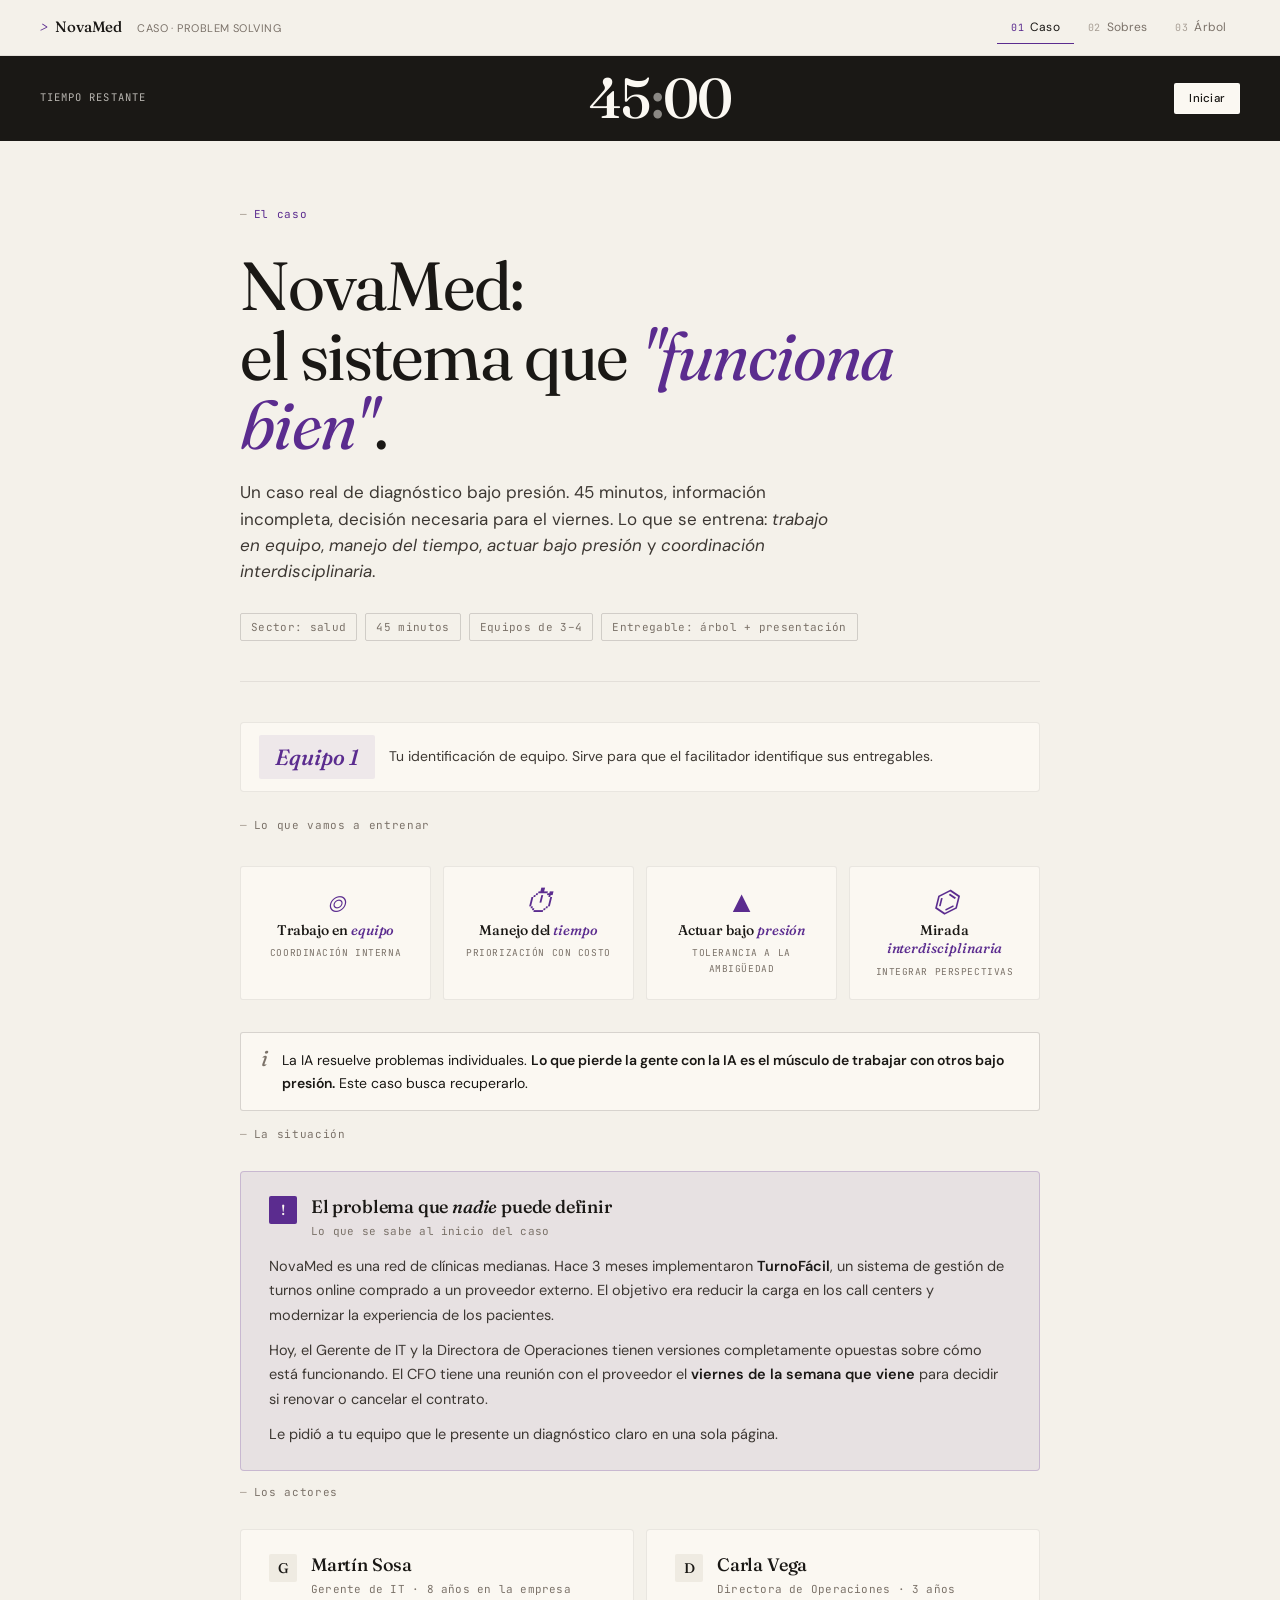
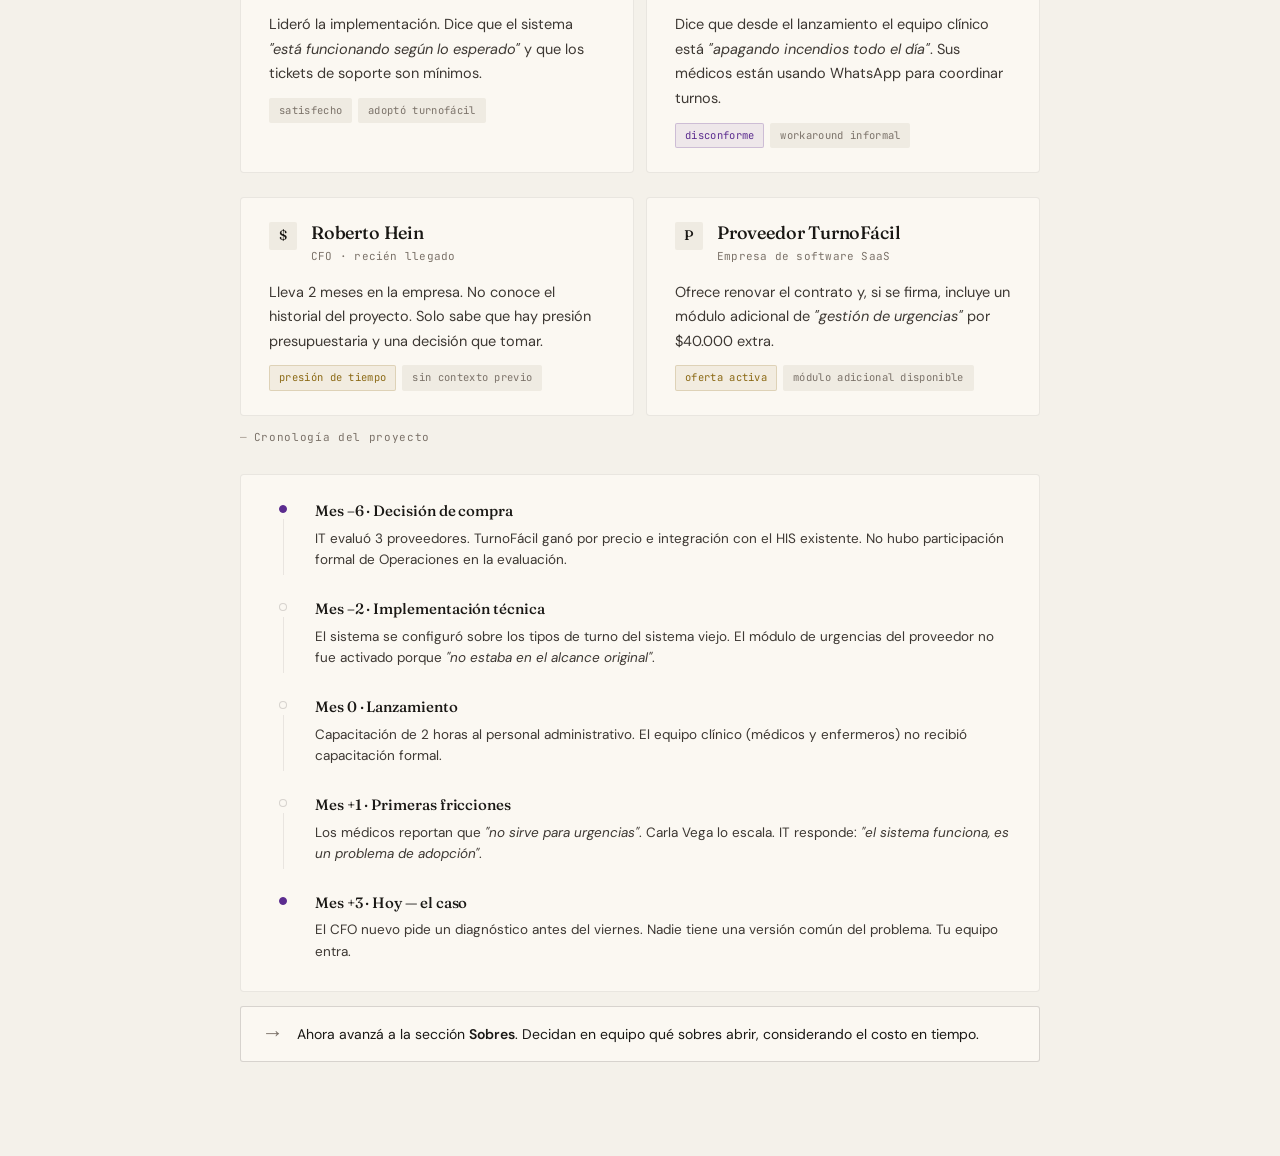
<file: index.html>
<!DOCTYPE html>
<html lang="es">
<head>
<meta charset="UTF-8">
<meta name="viewport" content="width=device-width, initial-scale=1.0">
<title>NovaMed · Trabajo bajo presión</title>
<meta name="description" content="Caso de problem solving para entrenar trabajo en equipo, manejo del tiempo, decisión bajo presión y coordinación interdisciplinaria.">
<link href="https://fonts.googleapis.com/css2?family=Fraunces:ital,opsz,wght@0,9..144,400;0,9..144,500;0,9..144,600;1,9..144,400;1,9..144,500&family=DM+Sans:ital,wght@0,400;0,500;0,600;1,400&family=JetBrains+Mono:wght@400;500&display=swap" rel="stylesheet">
<link rel="stylesheet" href="styles.css">
</head>
<body data-modo="participante">

<nav>
  <div class="nav-logo">
    <span class="chev">&gt;</span> NovaMed
    <span class="meta">Caso · Problem Solving</span>
  </div>
  <div class="nav-tabs">
    <button class="nav-tab active" onclick="showSection('caso')" id="tab-caso">
      <span class="num">01</span> Caso
    </button>
    <button class="nav-tab" onclick="showSection('sobres')" id="tab-sobres">
      <span class="num">02</span> Sobres
    </button>
    <button class="nav-tab" onclick="showSection('arbol')" id="tab-arbol">
      <span class="num">03</span> Árbol
    </button>
    <button class="nav-tab only-facilitador" onclick="showSection('evaluacion')" id="tab-evaluacion">
      <span class="num">04</span> Notas
    </button>
    <span class="modo-indicator">Facilitador</span>
  </div>
</nav>

<!-- ============================================================
     CRONÓMETRO
     ============================================================ -->
<div class="timer-bar" id="timer-bar">
  <span class="timer-label">Tiempo restante</span>
  <div class="timer-display" id="timer-display">
    <span id="timer-min">45</span><span class="sep">:</span><span id="timer-sec">00</span>
  </div>
  <div class="timer-actions">
    <button class="timer-action start" id="timer-start-btn" onclick="startTimer()">Iniciar</button>
    <button class="timer-action only-facilitador" onclick="addMinutes(5)">+5 min</button>
    <button class="timer-action only-facilitador" onclick="resetTimer()">Reset</button>
  </div>
</div>

<!-- ============================================================
     SECCIÓN 03 — CASO BASE
     ============================================================ -->
<section id="caso" class="active">
  <span class="editorial-marker accent"><span class="dash">—</span>El caso</span>

  <div class="hero">
    <h2 class="display">NovaMed:<br>el sistema que <em>"funciona bien"</em>.</h2>
    <p class="lead">Un caso real de diagnóstico bajo presión. 45 minutos, información incompleta, decisión necesaria para el viernes. Lo que se entrena: <em>trabajo en equipo</em>, <em>manejo del tiempo</em>, <em>actuar bajo presión</em> y <em>coordinación interdisciplinaria</em>.</p>
    <div class="meta-row">
      <span class="meta-chip">Sector: salud</span>
      <span class="meta-chip">45 minutos</span>
      <span class="meta-chip">Equipos de 3–4</span>
      <span class="meta-chip">Entregable: árbol + presentación</span>
    </div>
  </div>

  <div id="team-banner-placeholder"></div>

  <span class="editorial-marker"><span class="dash">—</span>Lo que vamos a entrenar</span>

  <div class="softskills-grid">
    <div class="softskill-card">
      <div class="softskill-icon">⌾</div>
      <div class="softskill-name">Trabajo en <em style="font-style:italic;color:var(--accent);">equipo</em></div>
      <div class="softskill-sub">Coordinación interna</div>
    </div>
    <div class="softskill-card">
      <div class="softskill-icon">⏱</div>
      <div class="softskill-name">Manejo del <em style="font-style:italic;color:var(--accent);">tiempo</em></div>
      <div class="softskill-sub">Priorización con costo</div>
    </div>
    <div class="softskill-card">
      <div class="softskill-icon">▲</div>
      <div class="softskill-name">Actuar bajo <em style="font-style:italic;color:var(--accent);">presión</em></div>
      <div class="softskill-sub">Tolerancia a la ambigüedad</div>
    </div>
    <div class="softskill-card">
      <div class="softskill-icon">⌬</div>
      <div class="softskill-name">Mirada <em style="font-style:italic;color:var(--accent);">interdisciplinaria</em></div>
      <div class="softskill-sub">Integrar perspectivas</div>
    </div>
  </div>

  <div class="banner info">
    <span class="banner-icon">i</span>
    <div>La IA resuelve problemas individuales. <strong>Lo que pierde la gente con la IA es el músculo de trabajar con otros bajo presión.</strong> Este caso busca recuperarlo.</div>
  </div>

  <span class="editorial-marker"><span class="dash">—</span>La situación</span>

  <div class="card accent">
    <div class="card-header">
      <div class="card-icon">!</div>
      <div>
        <div class="card-title">El problema que <em style="font-style:italic;">nadie</em> puede definir</div>
        <div class="card-sub">Lo que se sabe al inicio del caso</div>
      </div>
    </div>
    <div class="card-body">
      <p>NovaMed es una red de clínicas medianas. Hace 3 meses implementaron <strong>TurnoFácil</strong>, un sistema de gestión de turnos online comprado a un proveedor externo. El objetivo era reducir la carga en los call centers y modernizar la experiencia de los pacientes.</p>
      <p>Hoy, el Gerente de IT y la Directora de Operaciones tienen versiones completamente opuestas sobre cómo está funcionando. El CFO tiene una reunión con el proveedor el <strong>viernes de la semana que viene</strong> para decidir si renovar o cancelar el contrato.</p>
      <p>Le pidió a tu equipo que le presente un diagnóstico claro en una sola página.</p>
    </div>
  </div>

  <span class="editorial-marker"><span class="dash">—</span>Los actores</span>

  <div class="grid2">
    <div class="card">
      <div class="card-header">
        <div class="card-icon">G</div>
        <div>
          <div class="card-title">Martín Sosa</div>
          <div class="card-sub">Gerente de IT · 8 años en la empresa</div>
        </div>
      </div>
      <div class="card-body">
        <p>Lideró la implementación. Dice que el sistema <em>"está funcionando según lo esperado"</em> y que los tickets de soporte son mínimos.</p>
      </div>
      <div class="tags">
        <span class="tag">satisfecho</span>
        <span class="tag">adoptó turnofácil</span>
      </div>
    </div>
    <div class="card">
      <div class="card-header">
        <div class="card-icon">D</div>
        <div>
          <div class="card-title">Carla Vega</div>
          <div class="card-sub">Directora de Operaciones · 3 años</div>
        </div>
      </div>
      <div class="card-body">
        <p>Dice que desde el lanzamiento el equipo clínico está <em>"apagando incendios todo el día"</em>. Sus médicos están usando WhatsApp para coordinar turnos.</p>
      </div>
      <div class="tags">
        <span class="tag alert">disconforme</span>
        <span class="tag">workaround informal</span>
      </div>
    </div>
    <div class="card">
      <div class="card-header">
        <div class="card-icon">$</div>
        <div>
          <div class="card-title">Roberto Hein</div>
          <div class="card-sub">CFO · recién llegado</div>
        </div>
      </div>
      <div class="card-body">
        <p>Lleva 2 meses en la empresa. No conoce el historial del proyecto. Solo sabe que hay presión presupuestaria y una decisión que tomar.</p>
      </div>
      <div class="tags">
        <span class="tag warn">presión de tiempo</span>
        <span class="tag">sin contexto previo</span>
      </div>
    </div>
    <div class="card">
      <div class="card-header">
        <div class="card-icon">P</div>
        <div>
          <div class="card-title">Proveedor TurnoFácil</div>
          <div class="card-sub">Empresa de software SaaS</div>
        </div>
      </div>
      <div class="card-body">
        <p>Ofrece renovar el contrato y, si se firma, incluye un módulo adicional de <em>"gestión de urgencias"</em> por $40.000 extra.</p>
      </div>
      <div class="tags">
        <span class="tag warn">oferta activa</span>
        <span class="tag">módulo adicional disponible</span>
      </div>
      </div>
    </div>
  </div>

  <span class="editorial-marker"><span class="dash">—</span>Cronología del proyecto</span>

  <div class="card">
    <div class="timeline">
      <div class="tl-item">
        <div class="tl-left"><div class="tl-dot active"></div><div class="tl-line"></div></div>
        <div class="tl-content">
          <div class="tl-title">Mes –6 · Decisión de compra</div>
          <div class="tl-body">IT evaluó 3 proveedores. TurnoFácil ganó por precio e integración con el HIS existente. No hubo participación formal de Operaciones en la evaluación.</div>
        </div>
      </div>
      <div class="tl-item">
        <div class="tl-left"><div class="tl-dot"></div><div class="tl-line"></div></div>
        <div class="tl-content">
          <div class="tl-title">Mes –2 · Implementación técnica</div>
          <div class="tl-body">El sistema se configuró sobre los tipos de turno del sistema viejo. El módulo de urgencias del proveedor no fue activado porque <em>"no estaba en el alcance original"</em>.</div>
        </div>
      </div>
      <div class="tl-item">
        <div class="tl-left"><div class="tl-dot"></div><div class="tl-line"></div></div>
        <div class="tl-content">
          <div class="tl-title">Mes 0 · Lanzamiento</div>
          <div class="tl-body">Capacitación de 2 horas al personal administrativo. El equipo clínico (médicos y enfermeros) no recibió capacitación formal.</div>
        </div>
      </div>
      <div class="tl-item">
        <div class="tl-left"><div class="tl-dot"></div><div class="tl-line"></div></div>
        <div class="tl-content">
          <div class="tl-title">Mes +1 · Primeras fricciones</div>
          <div class="tl-body">Los médicos reportan que <em>"no sirve para urgencias"</em>. Carla Vega lo escala. IT responde: <em>"el sistema funciona, es un problema de adopción"</em>.</div>
        </div>
      </div>
      <div class="tl-item">
        <div class="tl-left"><div class="tl-dot active"></div></div>
        <div class="tl-content">
          <div class="tl-title">Mes +3 · Hoy — el caso</div>
          <div class="tl-body">El CFO nuevo pide un diagnóstico antes del viernes. Nadie tiene una versión común del problema. Tu equipo entra.</div>
        </div>
      </div>
    </div>
  </div>

  <div class="banner info">
    <span class="banner-icon">→</span>
    <div>Ahora avanzá a la sección <strong>Sobres</strong>. Decidan en equipo qué sobres abrir, considerando el costo en tiempo.</div>
  </div>
</section>


<!-- ============================================================
     SECCIÓN — SOBRES (5 sobres, mismo contenido para todos)
     ============================================================ -->
<section id="sobres">
  <span class="editorial-marker accent"><span class="dash">—</span>Los cinco sobres</span>

  <div class="hero">
    <h2 class="display">Información <em>fragmentada</em>. Tiempo <em>limitado</em>.</h2>
    <p class="lead">Cinco sobres con información complementaria sobre el caso. <strong>El primero es gratis.</strong> Cada sobre adicional cuesta <strong>2:30 minutos</strong> del cronómetro. Decidan en equipo cuáles abrir y cuáles dejar cerrados.</p>
  </div>

  <div class="banner accent">
    <span class="banner-icon">!</span>
    <div><strong>Reglas:</strong> el Sobre 1 lo abren al iniciar el cronómetro, sin costo. A partir del Sobre 2, cada apertura <em>descuenta 2:30 minutos</em> del tiempo total. No pueden volver a cerrarse — una vez abierto, queda abierto. Si abren los 5, pierden 10 minutos de los 45.</div>
  </div>

  <!-- ============ SOBRE 1 — Brief inicial (gratis) ============ -->
  <div class="sobre s1 closed" id="sobre-1" onclick="toggleSobre(this, event)" data-cost="0">
    <button class="sobre-close-btn" onclick="closeSobre(event, this)" title="Cerrar">×</button>
    <div class="sobre-label">Sobre 1 · Brief inicial <span class="sobre-cost free">gratis</span></div>
    <div class="sobre-locked-title">Qué pasa en NovaMed y quiénes están enfrentados</div>
    <div class="sobre-cta">click para abrir <span class="arrow">→</span></div>
    <div class="sobre-content">
      <div class="sobre-title">Qué pasa en <em>NovaMed</em></div>
      <p class="card-sub" style="margin-bottom:18px;">El brief que recibe tu equipo al iniciar. Información de superficie, dos versiones enfrentadas.</p>

      <div class="card-body" style="margin-bottom:14px;">
        <p>NovaMed es una red de clínicas medianas. Hace 3 meses implementaron <strong>TurnoFácil</strong>, un sistema de gestión de turnos online comprado a un proveedor externo. El objetivo: reducir la carga del call center y modernizar la experiencia del paciente.</p>
        <p>Hoy, el Gerente de IT y la Directora de Operaciones tienen versiones <em>completamente opuestas</em> sobre cómo está funcionando. El CFO, recién llegado, tiene reunión con el proveedor <strong>el viernes</strong> para decidir si renueva o cancela el contrato.</p>
        <p>Le pidió a tu equipo un diagnóstico claro en una sola página.</p>
      </div>

      <span class="editorial-marker"><span class="dash">—</span>Las dos versiones</span>

      <div class="grid2">
        <div class="card">
          <div class="card-sub" style="margin-bottom:6px;">Martín Sosa · Gerente de IT</div>
          <div class="card-body">
            <p>"El sistema funciona bien. Cero incidentes críticos en 3 meses. Uptime 99.2%. Los tickets de soporte bajaron un 30%."</p>
          </div>
          <div class="tags"><span class="tag">satisfecho</span></div>
        </div>
        <div class="card">
          <div class="card-sub" style="margin-bottom:6px;">Carla Vega · Directora de Operaciones</div>
          <div class="card-body">
            <p>"Desde que lanzaron esto, es caos diario. Los médicos coordinan turnos por WhatsApp. No mejoró nada."</p>
          </div>
          <div class="tags"><span class="tag alert">disconforme</span></div>
        </div>
      </div>

      <span class="editorial-marker" style="margin-top:24px;"><span class="dash">—</span>Lo que está en juego</span>
      <div class="card-body">
        <p>El proveedor ofrece renovar el contrato y, si se firma, agregar un módulo de <em>"gestión de urgencias"</em> por <strong>USD 40.000 extra</strong>. El CFO necesita decidir antes del viernes.</p>
      </div>

      <div class="facilitator-note">
        <strong>Para el facilitador:</strong> Este sobre se abre con el inicio del cronómetro. No tiene costo. Es el punto de partida obligatorio. Si el equipo no lo abre, el cronómetro queda parado en 45:00.
      </div>
    </div>
  </div>

  <!-- ============ SOBRE 2 — Datos del sistema (−2:30) ============ -->
  <div class="sobre s2 closed" id="sobre-2" onclick="toggleSobre(this, event)" data-cost="150">
    <button class="sobre-close-btn" onclick="closeSobre(event, this)" title="Cerrar">×</button>
    <div class="sobre-label">Sobre 2 · Datos del sistema <span class="sobre-cost cost">−2:30 min</span></div>
    <div class="sobre-locked-title">Métricas, distribución de turnos, análisis de tickets</div>
    <div class="sobre-cta">click para abrir <span class="arrow">→</span></div>
    <div class="sobre-content">
      <div class="sobre-title">Lo que dicen los <em>datos</em></div>
      <p class="card-sub" style="margin-bottom:18px;">Reportes automáticos del sistema y análisis operativo a 90 días post-lanzamiento.</p>

      <span class="editorial-marker"><span class="dash">—</span>Métricas técnicas (fuente: IT)</span>
      <table class="data-table">
        <tr><th>Métrica</th><th class="num">Pre</th><th class="num">Post (90d)</th><th class="num">Δ</th></tr>
        <tr><td>Uptime del sistema</td><td class="num">—</td><td class="num">99.2%</td><td class="num" style="color:#2C7A4A">OK</td></tr>
        <tr><td>Tickets de soporte / mes</td><td class="num">142</td><td class="num">99</td><td class="num" style="color:#2C7A4A">–30%</td></tr>
        <tr><td>Incidentes críticos</td><td class="num">—</td><td class="num">0</td><td class="num" style="color:#2C7A4A">OK</td></tr>
      </table>

      <span class="editorial-marker" style="margin-top:20px;"><span class="dash">—</span>Métricas operacionales (fuente: Ops)</span>
      <table class="data-table">
        <tr><th>Métrica</th><th class="num">Pre</th><th class="num">Post (90d)</th></tr>
        <tr><td>Llamadas al call center / día</td><td class="num">412</td><td class="num">386 (–6%)</td></tr>
        <tr><td>Turnos coordinados por WhatsApp</td><td class="num">0</td><td class="num" style="color:var(--accent)">~120/día</td></tr>
        <tr><td>% turnos completados vía sistema</td><td class="num">—</td><td class="num" style="color:var(--accent)">40–80%</td></tr>
      </table>

      <span class="editorial-marker" style="margin-top:20px;"><span class="dash">—</span>Distribución de tipos de turno (n = 27.840 en 90 días)</span>
      <table class="data-table">
        <tr><th>Tipo</th><th class="num">% del total</th><th class="num">% por sistema</th><th class="num">% por WhatsApp</th></tr>
        <tr><td>Programado</td><td class="num">40%</td><td class="num" style="color:#2C7A4A">94%</td><td class="num">6%</td></tr>
        <tr><td>Urgencia / mismo día</td><td class="num"><strong style="color:var(--accent)">60%</strong></td><td class="num" style="color:var(--accent)">8%</td><td class="num" style="color:var(--accent)">92%</td></tr>
      </table>

      <span class="editorial-marker" style="margin-top:20px;"><span class="dash">—</span>Análisis de tickets de IT por categoría</span>
      <table class="data-table">
        <tr><th>Categoría</th><th class="num">% del volumen</th></tr>
        <tr><td>"Cómo cargo un turno de urgencia" (consulta de uso)</td><td class="num">34%</td></tr>
        <tr><td>"El sistema no me deja hacer X" (limitación funcional)</td><td class="num">28%</td></tr>
        <tr><td>Errores técnicos reales</td><td class="num">12%</td></tr>
        <tr><td>Otros</td><td class="num">26%</td></tr>
      </table>

      <div class="banner warn" style="margin-top:18px;">
        <span class="banner-icon">!</span>
        <div>El % de turnos completados por sistema tiene una banda muy amplia: <strong>IT reporta 80%, Ops reporta 40%</strong>. Están contando cosas distintas.</div>
      </div>

      <div class="facilitator-note">
        <strong>Para el facilitador:</strong> Este sobre tiene el dato clave del 60% urgencias. Equipos que lo abren temprano tienen mejor diagnóstico estructural.
      </div>
    </div>
  </div>

  <!-- ============ SOBRE 3 — Voces del piso (−2:30) ============ -->
  <div class="sobre s3 closed" id="sobre-3" onclick="toggleSobre(this, event)" data-cost="150">
    <button class="sobre-close-btn" onclick="closeSobre(event, this)" title="Cerrar">×</button>
    <div class="sobre-label">Sobre 3 · Voces del piso <span class="sobre-cost cost">−2:30 min</span></div>
    <div class="sobre-locked-title">Médicos, enfermeros y coordinadores en sus propias palabras</div>
    <div class="sobre-cta">click para abrir <span class="arrow">→</span></div>
    <div class="sobre-content">
      <div class="sobre-title">Las voces del <em>piso clínico</em></div>
      <p class="card-sub" style="margin-bottom:18px;">Entrevistas con personal clínico de dos sedes, realizadas por una consultora externa hace dos semanas.</p>

      <div class="quote">
        "Mirá, yo entiendo que tienen un sistema nuevo. Pero la mayoría de mis pacientes me llaman a las 7 de la mañana porque tienen fiebre y quieren venir a las 10. Eso no es un turno programado, es una urgencia. El sistema no me deja gestionarlas. Entonces uso WhatsApp con mi secretaria, como siempre."
        <div class="quote-author">— Médico de guardia, 12 años en NovaMed</div>
      </div>

      <div class="quote">
        "Yo soy enfermera. Me dieron 2 horas de capacitación. Bien. Pero cuando entró un señor con dolor de pecho y necesitábamos cargar el turno urgente para que lo viera el cardiólogo, no sabía cómo. Lo hice por teléfono. El sistema dice que ese turno no existió."
        <div class="quote-author">— Jefa de Enfermería, sede Caballito</div>
      </div>

      <div class="quote">
        "Acá los turnos son 60% del mismo día, mínimo. Algunos meses más. La gente no planifica ir al médico — va cuando le pasa algo. Eso lo sabe cualquiera que trabaje en salud."
        <div class="quote-author">— Coordinadora médica, sede Belgrano</div>
      </div>

      <div class="quote">
        "Le pregunté a Martín [Sosa, de IT] si el sistema podía hacer urgencias. Me dijo que el módulo existía pero que no se había contratado. Yo asumí que era una decisión de costos. Nadie me explicó que se podía evaluar."
        <div class="quote-author">— Jefe de Admisión, sede Caballito</div>
      </div>

      <div class="banner warn" style="margin-top:14px;">
        <span class="banner-icon">→</span>
        <div>Cuatro voces independientes coinciden: <strong>60% son urgencias</strong>, el sistema no las gestiona, y <em>"el módulo existía pero no se había contratado"</em>.</div>
      </div>

      <div class="facilitator-note">
        <strong>Para el facilitador:</strong> Este sobre humaniza el dato del 60%. La frase de Admisión sobre el módulo es una pista hacia el contrato — pero solo si la conectan.
      </div>
    </div>
  </div>

  <!-- ============ SOBRE 4 — Economía y contrato (−2:30) ============ -->
  <div class="sobre s4 closed" id="sobre-4" onclick="toggleSobre(this, event)" data-cost="150">
    <button class="sobre-close-btn" onclick="closeSobre(event, this)" title="Cerrar">×</button>
    <div class="sobre-label">Sobre 4 · Economía y contrato <span class="sobre-cost cost">−2:30 min</span></div>
    <div class="sobre-locked-title">El módulo de USD 40.000 y lo que dice el Anexo C</div>
    <div class="sobre-cta">click para abrir <span class="arrow">→</span></div>
    <div class="sobre-content">
      <div class="sobre-title">El <em>contrato</em> y la oferta del proveedor</div>
      <p class="card-sub" style="margin-bottom:18px;">Análisis económico de la propuesta del proveedor y revisión del contrato vigente firmado hace 6 meses.</p>

      <span class="editorial-marker"><span class="dash">—</span>Propuesta del proveedor (vigente hasta el viernes)</span>
      <table class="data-table">
        <tr><th>Concepto</th><th class="num">Costo / año</th></tr>
        <tr><td>Renovación del contrato actual</td><td class="num">USD 180.000</td></tr>
        <tr><td><strong>Módulo de gestión de urgencias (nuevo)</strong></td><td class="num"><strong>USD 40.000</strong></td></tr>
        <tr><td>Total renovación + urgencias</td><td class="num">USD 220.000</td></tr>
      </table>

      <span class="editorial-marker" style="margin-top:20px;"><span class="dash">—</span>Análisis del contrato vigente (Anexo C)</span>
      <table class="data-table">
        <tr><th>Módulo</th><th>Estado en contrato</th><th class="num">Costo</th><th>Activación</th></tr>
        <tr><td>Turnos programados</td><td>Anexo A</td><td class="num">incluido</td><td style="color:#2C7A4A">activo</td></tr>
        <tr><td>Reportes y métricas</td><td>Anexo B</td><td class="num">incluido</td><td style="color:#2C7A4A">activo</td></tr>
        <tr><td>Gestión de urgencias</td><td><strong style="color:var(--accent)">Anexo C, pág. 14</strong></td><td class="num"><strong style="color:var(--accent)">USD 0</strong></td><td style="color:var(--accent)">NO activado</td></tr>
      </table>

      <div class="banner accent" style="margin-top:18px;">
        <span class="banner-icon">→</span>
        <div>El módulo de urgencias <strong>ya está pagado</strong> en el contrato original, Anexo C, página 14. <em>Nunca fue activado.</em> El proveedor está ofreciendo cobrar USD 40.000 por algo que la empresa ya compró.</div>
      </div>

      <span class="editorial-marker" style="margin-top:20px;"><span class="dash">—</span>Análisis costo-beneficio</span>
      <table class="data-table">
        <tr><th>Escenario</th><th class="num">Costo anual</th><th>Resuelve urgencias</th></tr>
        <tr><td>Mantener WhatsApp (costo oculto en horas-médico + riesgo legal)</td><td class="num" style="color:var(--accent)">~USD 75.000</td><td>parcialmente</td></tr>
        <tr><td>Pagar el módulo nuevo</td><td class="num" style="color:#B8842C">USD 40.000</td><td style="color:#2C7A4A">sí</td></tr>
        <tr><td>Activar Anexo C (ya pagado)</td><td class="num" style="color:#2C7A4A">USD 0</td><td style="color:#2C7A4A">sí</td></tr>
      </table>

      <span class="editorial-marker" style="margin-top:20px;"><span class="dash">—</span>Entrevista a Lucía Méndez, abogada interna</span>
      <p class="card-sub" style="margin-bottom:10px;">Quien firmó el contrato hace 6 meses.</p>

      <div class="quote">
        "Yo revisé el contrato desde lo legal. No es mi función revisar el alcance técnico. Cuando lo recibí, ya venía con todos los anexos firmados de hecho por el área que lo había negociado."
        <div class="quote-author">— Lucía Méndez</div>
      </div>

      <div class="quote">
        "El Anexo C, sí, lo leí. Decía 'Gestión de urgencias — incluido en paquete base'. Asumí que IT sabía qué módulos iba a activar. No estaba en mi alcance preguntar."
        <div class="quote-author">— Lucía Méndez</div>
      </div>

      <div class="banner warn" style="margin-top:14px;">
        <span class="banner-icon">!</span>
        <div>El contrato se trató como <strong>trámite legal</strong>, no como mapa de capacidades. Cada área cumplió su parte. <em>Nadie miró el todo.</em></div>
      </div>

      <div class="facilitator-note">
        <strong>Para el facilitador:</strong> Sobre clave. Equipos que lo abren llegan a la recomendación correcta ("activar Anexo C, ahorrar 40k"). También tiene la causa raíz estructural ("nadie miró el todo"). Si lo dejan cerrado, su árbol va a tener una causa raíz incompleta.
      </div>
    </div>
  </div>

  <!-- ============ SOBRE 5 — Entrevista en vivo al CFO (−2:30) ============ -->
  <div class="sobre s6 closed" id="sobre-5" onclick="toggleSobre(this, event)" data-cost="150">
    <button class="sobre-close-btn" onclick="closeSobre(event, this)" title="Cerrar">×</button>
    <div class="sobre-label">Sobre 5 · Entrevista en vivo al CFO <span class="sobre-cost cost">−2:30 min</span></div>
    <div class="sobre-locked-title">Un compañero actúa de Roberto Hein. Lo entrevistan 5 minutos.</div>
    <div class="sobre-cta">click para abrir <span class="arrow">→</span></div>
    <div class="sobre-content">
      <div class="sobre-title">Tienen 5 minutos con <em>el CFO</em></div>
      <p class="card-sub" style="margin-bottom:18px;">No es una entrevista escrita. Uno del equipo actúa de Roberto Hein. El resto lo entrevista en vivo, 5 minutos cronometrados. Las respuestas dependen de las preguntas.</p>

      <div class="live-interview-box">
        <div class="live-interview-label">Reglas de la entrevista en vivo</div>
        <div class="live-interview-rules">
          <p><strong>1.</strong> Elijan a una persona del equipo para actuar de <em>Roberto Hein</em>. El facilitador le va a entregar un guion impreso con el contexto del personaje y respuestas posibles.</p>
          <p><strong>2.</strong> El resto del equipo tiene <strong>5 minutos</strong> para entrevistarlo. Pueden hacer las preguntas que quieran.</p>
          <p><strong>3.</strong> <em>Importante:</em> el actor solo responde lo que está en su guion. Si le hacen preguntas vagas, va a dar respuestas genéricas. Si le hacen preguntas específicas y bien pensadas, va a revelar información útil.</p>
          <p><strong>4.</strong> Después de los 5 minutos, el actor vuelve al equipo y se descarta el rol.</p>
        </div>
      </div>

      <span class="editorial-marker"><span class="dash">—</span>Lo que el equipo sabe del CFO antes de entrevistarlo</span>

      <div class="character-card">
        <div class="character-name">Roberto <em>Hein</em></div>
        <div class="character-role">CFO · 2 meses en NovaMed</div>
        <div class="character-known">
          <p><strong>Background público:</strong> Llegó hace 2 meses desde una empresa de retail. Es la primera vez que trabaja en salud. Reporta al CEO.</p>
          <p><strong>Lo que sabe del proyecto:</strong> que IT y Operaciones están en conflicto, que hay una decisión que tomar el viernes, y que está en juego un contrato de USD 220.000 al año.</p>
          <p><strong>Su prioridad declarada:</strong> no tomar decisiones reactivas. Quiere entender el problema antes de firmar.</p>
        </div>
      </div>

      <div class="banner info">
        <span class="banner-icon">i</span>
        <div><strong>Pista para el equipo entrevistador:</strong> piensen qué necesita realmente saber el CFO para decidir, y qué preocupaciones <em>no</em> les dijo todavía. Las preguntas obvias dan respuestas obvias. Las preguntas inteligentes destraban información que no está en ningún sobre.</div>
      </div>

      <div class="facilitator-note">
        <strong>Para el facilitador:</strong> Cuando un equipo abra este sobre, andá a la sección <em>Notas</em> e imprimí el guion del CFO. Entregaselo al actor en una hoja aparte (no debe verlo el resto del equipo). Cronometrá los 5 minutos.
      </div>
    </div>
  </div>

  <!-- ============ SOBRE 6 — Reporte del sector (TRAMPA) (−2:30) ============ -->
  <div class="sobre s7 closed" id="sobre-6" onclick="toggleSobre(this, event)" data-cost="150">
    <button class="sobre-close-btn" onclick="closeSobre(event, this)" title="Cerrar">×</button>
    <div class="sobre-label">Sobre 6 · Reporte del sector <span class="sobre-cost cost">−2:30 min</span></div>
    <div class="sobre-locked-title">Benchmark de software médico — tendencias 2025</div>
    <div class="sobre-cta">click para abrir <span class="arrow">→</span></div>
    <div class="sobre-content">
      <div class="sobre-title">Tendencias del <em>sector salud</em></div>
      <p class="card-sub" style="margin-bottom:18px;">Reporte público de la industria de software médico latinoamericano. Fuente: estudio sectorial 2025.</p>

      <span class="editorial-marker"><span class="dash">—</span>Adopción de software de turnos en clínicas medianas</span>
      <table class="data-table">
        <tr><th>Región</th><th class="num">% adopción 2023</th><th class="num">% adopción 2025</th></tr>
        <tr><td>Argentina</td><td class="num">42%</td><td class="num">61%</td></tr>
        <tr><td>Chile</td><td class="num">58%</td><td class="num">73%</td></tr>
        <tr><td>México</td><td class="num">35%</td><td class="num">54%</td></tr>
        <tr><td>Brasil</td><td class="num">49%</td><td class="num">68%</td></tr>
      </table>

      <span class="editorial-marker" style="margin-top:20px;"><span class="dash">—</span>Comparativa de proveedores principales (LatAm)</span>
      <table class="data-table">
        <tr><th>Proveedor</th><th class="num">Market share</th><th>Tipo</th><th>Foco</th></tr>
        <tr><td>SaludTech</td><td class="num">32%</td><td>SaaS</td><td>Clínicas grandes</td></tr>
        <tr><td>TurnoFácil</td><td class="num">18%</td><td>SaaS</td><td>Clínicas medianas</td></tr>
        <tr><td>MediFlow</td><td class="num">15%</td><td>On-premise</td><td>Hospitales</td></tr>
        <tr><td>AppointMD</td><td class="num">12%</td><td>SaaS</td><td>Consultorios</td></tr>
        <tr><td>Otros</td><td class="num">23%</td><td>—</td><td>—</td></tr>
      </table>

      <span class="editorial-marker" style="margin-top:20px;"><span class="dash">—</span>Tendencias del sector 2025</span>
      <div class="card-body">
        <p><strong>·</strong> El 67% de las clínicas medianas latinoamericanas planea aumentar su inversión en software de gestión en los próximos 18 meses.</p>
        <p><strong>·</strong> Los principales drivers son: experiencia del paciente (78%), eficiencia operativa (65%) y compliance regulatorio (43%).</p>
        <p><strong>·</strong> El gasto promedio anual en software médico por clínica mediana es de USD 145.000.</p>
        <p><strong>·</strong> La adopción de IA en gestión de turnos está creciendo: 12% de las clínicas la usan en alguna forma en 2025.</p>
        <p><strong>·</strong> El sector enfrenta desafíos de integración con sistemas legacy, capacitación del personal y resistencia al cambio.</p>
      </div>

      <p class="card-sub" style="margin-top:20px;">Fuente: Reporte anual de software médico LatAm 2025. Cámara de Salud Digital.</p>

      <div class="trap-reveal">
        — Reporte del sector — <strong>no aporta información específica sobre el caso NovaMed</strong>. El equipo pagó 2:30 por contexto macro. Aprendizaje: <em>no toda la información disponible vale lo mismo</em>.
      </div>

      <div class="facilitator-note">
        <strong>Para el facilitador:</strong> Este es el <strong>sobre trampa</strong>. Los datos son reales y específicos del sector, pero <em>no diagnostican el problema de NovaMed</em>. Equipos que lo abren por inercia ("abramos todo") pagan 2:30 sin obtener nada útil. En la retro, preguntar: <em>"¿cuándo se dieron cuenta que este sobre no aportaba?"</em>. Eso es el aprendizaje clave: discriminar qué información sirve antes de pagar por ella.
      </div>
    </div>
  </div>
          <div class="tl-item">
            <div class="tl-left"><div class="tl-dot"></div><div class="tl-line"></div></div>
            <div class="tl-content">
              <div class="tl-title">Mes –2 · Implementación</div>
              <div class="tl-body">El sistema se configuró sobre los tipos de turno del sistema viejo. El módulo de urgencias <em>no fue activado porque "no estaba en el alcance original"</em>.</div>
            </div>
          </div>
          <div class="tl-item">
            <div class="tl-left"><div class="tl-dot"></div><div class="tl-line"></div></div>
            <div class="tl-content">
              <div class="tl-title">Mes 0 · Lanzamiento</div>
              <div class="tl-body">Capacitación de 2 horas al personal administrativo. El equipo clínico no recibió capacitación formal.</div>
            </div>
          </div>
          <div class="tl-item">
            <div class="tl-left"><div class="tl-dot active"></div></div>
            <div class="tl-content">
              <div class="tl-title">Mes +3 · Hoy</div>
              <div class="tl-body">CFO nuevo pide diagnóstico antes del viernes.</div>
            </div>
          </div>
        </div>
      </div>

      <span class="editorial-marker" style="margin-top:20px;"><span class="dash">—</span>Entrevista a Lucía Méndez, abogada interna</span>

      <div class="quote">
        "Yo revisé el contrato desde lo legal. No es mi función revisar el alcance técnico. Cuando lo recibí, ya venía con todos los anexos firmados de hecho por el área que lo había negociado."
        <div class="quote-author">— Lucía Méndez</div>
      </div>

      <div class="quote">
        "El Anexo C, sí, lo leí. Decía 'Gestión de urgencias — incluido en paquete base'. Asumí que IT sabía qué módulos iba a activar. No estaba en mi alcance preguntar."
        <div class="quote-author">— Lucía Méndez</div>
      </div>

      <div class="banner warn" style="margin-top:14px;">
        <span class="banner-icon">→</span>
        <div>El contrato se trató como <strong>trámite legal</strong>, no como mapa de capacidades. Cada área cumplió su parte. <em>Nadie miró el todo.</em></div>
      </div>

      <div class="facilitator-note">
        <strong>Para el facilitador:</strong> Este sobre tiene la causa raíz estructural ("nadie miró el todo"). Es el más profundo pero también el más costoso de descubrir.
      </div>
    </div>
  </div>

  <hr class="divider">
  <div class="banner info">
    <span class="banner-icon">→</span>
    <div>Cuando hayan procesado los sobres que decidan abrir, avanzá a la sección <strong>Árbol</strong> para construir el diagnóstico.</div>
  </div>
</section>

<!-- ============================================================
     SECCIÓN 05 — ÁRBOL DE PROBLEMA
     ============================================================ -->
<section id="arbol">
  <span class="editorial-marker accent"><span class="dash">—</span>05 · Árbol de problema</span>

  <div class="hero">
    <h2 class="display">Del <em>síntoma</em> a la <em>causa raíz</em>.</h2>
    <p class="lead">Construí tu árbol en la grilla. Cuatro niveles (de Efecto a Causa subyacente) cruzados por cuatro tipos de causa. Cada nodo puede conectarse con causas del nivel inferior. El JSON exportado es lo que se evalúa.</p>
  </div>

  <div class="tree-builder">
    <div class="tree-toolbar">
      <button class="btn tiny" onclick="addQuickNode('efecto')">+ Efecto</button>
      <button class="btn tiny" onclick="addQuickNode('problema')">+ Problema central</button>
      <button class="btn tiny" onclick="addQuickNode('causa1')">+ Causa raíz</button>
      <button class="btn tiny" onclick="addQuickNode('causa2')">+ Causa subyacente</button>
      <button class="btn ghost tiny" onclick="exportTree()">Exportar JSON →</button>
      <button class="btn ghost tiny" onclick="importTreeDialog()">Importar JSON</button>
      <button class="btn ghost tiny" onclick="clearTree()">Limpiar</button>
      <div class="tree-status" id="tree-status">0 nodos · 0 conexiones</div>
    </div>

    <div class="tree-canvas" id="tree-canvas">
      <div class="tree-canvas-inner" id="tree-canvas-inner">
        <div class="tree-levels">
          <div class="tree-level-tag efecto">Efecto</div>
          <div class="tree-level-tag problema">Problema central</div>
          <div class="tree-level-tag causa1">Causa raíz</div>
          <div class="tree-level-tag causa2">Causa subyacente</div>
        </div>
        <div class="tree-content-area" id="tree-content-area">
          <!-- SVG y nodos generados por JS -->
        </div>
      </div>
    </div>

    <div class="banner info" style="margin-top:18px;">
      <span class="banner-icon">i</span>
      <div><strong>Cómo construir el árbol:</strong> Usá los botones de arriba para agregar nodos en cada nivel. Click en un nodo para editarlo o conectarlo. Las flechas conectan <em>causa → efecto</em>: cada problema se explica por sus causas del nivel inferior.</div>
    </div>
  </div>

  <span class="editorial-marker"><span class="dash">—</span>Recomendaciones al CFO</span>

  <div class="card ghost">
    <div class="card-body">
      <p>Una vez completado el árbol, escribí <strong>tres recomendaciones</strong> al CFO. Cada una debe responder qué hacer, quién lo hace, y para cuándo.</p>
      <textarea id="rec-1" class="rec-textarea" placeholder="Recomendación 1 — acción inmediata (esta semana)" oninput="saveState()"></textarea>
      <textarea id="rec-2" class="rec-textarea" placeholder="Recomendación 2 — acción de proceso (próximas 2 semanas)" oninput="saveState()"></textarea>
      <textarea id="rec-3" class="rec-textarea" placeholder="Recomendación 3 — aprendizaje estructural" oninput="saveState()"></textarea>
    </div>
  </div>

  <span class="editorial-marker"><span class="dash">—</span>Usá Claude para construir la presentación final al CFO</span>

  <div class="prompts-block">
    <div class="prompts-intro">
      Cuando tengas el árbol y las tres recomendaciones, <em>copiá los prompts</em> de abajo en <strong>claude.ai</strong> para que Claude te ayude a producir el entregable final. <em>Importante:</em> todos los equipos deben usar <strong>el mismo LLM</strong> — eso controla la variable IA en el experimento.
    </div>

    <div class="prompt-card">
      <button class="prompt-copy" onclick="copyPrompt(this)">copiar</button>
      <span class="prompt-label">Prompt 1 · Pulir el árbol</span>
      <div class="prompt-text">Soy un equipo de problem solving trabajando un caso. Te paso mi árbol de problema en JSON.

Necesito que: (1) revises si la causa raíz que identifiqué realmente explica el problema central, (2) detectes si confundí causas con síntomas, (3) me sugieras dónde el árbol está flojo. Sé crítico, no condescendiente.

Mi árbol:
[PEGAR ACÁ EL JSON EXPORTADO]</div>
    </div>

    <div class="prompt-card">
      <button class="prompt-copy" onclick="copyPrompt(this)">copiar</button>
      <span class="prompt-label">Prompt 2 · Afinar las recomendaciones</span>
      <div class="prompt-text">Estas son las tres recomendaciones que quiero darle al CFO. Necesito que las revises bajo este criterio: ¿podría el CFO leerlas en 30 segundos y saber qué hacer el viernes? Cada una debe tener acción concreta + owner + plazo.

Si alguna es vaga o le falta algo, reescribila.

Recomendación 1: [PEGAR]
Recomendación 2: [PEGAR]
Recomendación 3: [PEGAR]</div>
    </div>

    <div class="prompt-card">
      <button class="prompt-copy" onclick="copyPrompt(this)">copiar</button>
      <span class="prompt-label">Prompt 3 · Producir la presentación de 1 página</span>
      <div class="prompt-text">Necesito un documento de 1 página dirigido al CFO de NovaMed (Roberto Hein, recién llegado, sin contexto previo del proyecto, con presión de tiempo para decidir el viernes).

Tiene que tener:
- Una conclusión arriba (qué hacer el viernes), en 1 frase.
- Un árbol simple de tres niveles (efecto → problema → causa raíz).
- Las 3 recomendaciones (esta semana / 2 semanas / estructural), cada una con owner y plazo.

Tono: directo, sin jerga consultora, sin hedge language ("podría", "quizás", "se sugiere"). Verbo activo.

Mi diagnóstico:
[PEGAR EL JSON DEL ÁRBOL + LAS RECOMENDACIONES]</div>
    </div>

    <div class="prompt-card">
      <button class="prompt-copy" onclick="copyPrompt(this)">copiar</button>
      <span class="prompt-label">Prompt 4 · Anticipar la objeción del CFO</span>
      <div class="prompt-text">Hacé de cuenta que sos el CFO Roberto Hein leyendo esta presentación. Tenés 2 meses en la empresa, no conocés el historial. Tu trabajo es decidir el viernes si renovar el contrato.

Decime: (1) las 3 preguntas más incómodas que harías al leer esto, (2) qué falta para que la decisión sea obvia, (3) qué parte no creés del todo.

La presentación:
[PEGAR LA PRESENTACIÓN DEL PROMPT 3]</div>
    </div>
  </div>

  <div class="banner warn" style="margin-top:18px;">
    <span class="banner-icon">!</span>
    <div><strong>Para el facilitador:</strong> registrá cuántas veces y en qué momentos los equipos consultaron a Claude. Sirve como dato para discutir en la retro: <em>¿qué necesitaron resolver con IA y qué resolvieron sin?</em></div>
  </div>

    <div class="facilitator-note">
    <strong>Para el facilitador:</strong> El JSON exportado contiene la estructura completa del árbol más las tres recomendaciones. Guardalo con el identificador del equipo (1 o 2) y los datos del cronómetro y de los sobres abiertos para el análisis posterior.
  </div>
</section>

<!-- ============================================================
     SECCIÓN — NOTAS DEL FACILITADOR (solo facilitador)
     ============================================================ -->
<section id="evaluacion" class="only-facilitador">
  <span class="editorial-marker accent"><span class="dash">—</span>Notas del facilitador</span>

  <div class="hero">
    <h2 class="display">Cómo <em>observar</em> las soft skills.</h2>
    <p class="lead">Lo que mirar durante la sesión y cómo registrar lo que pasó. La observación se hace en vivo. La evaluación de los entregables (árbol + presentación) se hace después.</p>
  </div>

  <span class="editorial-marker"><span class="dash">—</span>Guion del CFO (para el actor del Sobre 5)</span>

  <div class="card-body" style="margin-bottom:12px;">
    <p>Cuando un equipo abra el Sobre 5 (Entrevista en vivo al CFO), imprimí este guion y entregaselo al actor en una hoja aparte. <strong>El resto del equipo no debe verlo.</strong> Botón <em>Imprimir guion</em> abajo de este bloque.</p>
  </div>

  <div class="actor-script" id="actor-script">
    <div class="script-header">Guion confidencial · Roberto Hein, CFO de NovaMed</div>

    <div class="script-section">
      <h4>Tu personaje</h4>
      <p>Sos <strong>Roberto Hein</strong>, CFO de NovaMed. Llegaste hace 2 meses desde una empresa de retail (una cadena de electrodomésticos). Es la primera vez que trabajás en salud y todavía estás aprendiendo el sector.</p>
      <p>Reportás al CEO. Sos pragmático, prefirís decisiones basadas en datos, no en opiniones. Pero también sabés que en una empresa nueva, las opiniones de los gerentes de área importan políticamente.</p>
      <p>Tenés reunión con el proveedor de TurnoFácil <strong>el viernes</strong>. Tu CEO te pidió que decidas vos.</p>
    </div>

    <div class="script-section">
      <h4>Tu tono</h4>
      <p><em>Profesional pero impaciente</em>. Tenés tiempo limitado. No respondés rodeos. Si te hacen una pregunta vaga, devolvés una respuesta vaga. Si te hacen una pregunta precisa, respondés con detalle.</p>
    </div>

    <div class="script-section">
      <h4>Respuestas a preguntas comunes</h4>

      <div class="qa-pair">
        <div class="q">P: ¿Qué necesitás de nosotros?</div>
        <div class="a">"Necesito una recomendación clara para el viernes. Renovar el contrato o no. Y si renuevo, si pago los 40k del módulo adicional o no. Eso es todo."</div>
      </div>

      <div class="qa-pair">
        <div class="q">P: ¿Cuál es tu prioridad / qué te importa más?</div>
        <div class="a">"Que la decisión sea defendible. No quiero llegar a fin de año y tener que explicar por qué firmamos algo que no funciona. Tampoco quiero cancelar algo que sí funciona."</div>
      </div>

      <div class="qa-pair">
        <div class="q">P: ¿Confiás en lo que dice IT? ¿Y en lo que dice Operaciones?</div>
        <div class="a">"Confío en los dos, pero no estoy seguro de que estén hablando del mismo problema. Esa es parte de la razón por la que les pedí a ustedes que miraran esto."</div>
      </div>

      <div class="qa-pair">
        <div class="q">P: ¿Cuánto presupuesto tenés disponible?</div>
        <div class="a">"El contrato base está aprobado. Los 40k del módulo adicional los tengo que justificar al CEO. No los voy a pelear si está claro que valen la pena."</div>
      </div>

      <div class="qa-pair">
        <div class="q">P: ¿Qué pasa si no se renueva?</div>
        <div class="a">"No sé. Eso es parte de lo que tienen que decirme ustedes. Si me dicen 'no renovar', necesito saber qué hacemos después. No puedo dejar a las clínicas sin sistema."</div>
      </div>
    </div>

    <div class="secret">
      <div class="secret-label">Información que solo revelás si te preguntan bien</div>

      <div class="qa-pair">
        <div class="q">P: ¿Hay alguna preocupación política que no nos dijiste?</div>
        <div class="a">"Sí. Martín Sosa (IT) lleva 8 años acá y tiene buena relación con el CEO. Si la recomendación es 'IT compró mal', necesito que esté muy bien argumentado. No quiero pelearme con el CEO en mi tercer mes."</div>
      </div>

      <div class="qa-pair">
        <div class="q">P: ¿Qué te haría firmar tranquilo?</div>
        <div class="a">"Que me digan exactamente qué hacer el viernes, quién es responsable de cada acción, y en qué plazo lo voy a ver funcionando. Una hoja, tres bullets, máximo."</div>
      </div>

      <div class="qa-pair">
        <div class="q">P: ¿Confiás en el proveedor TurnoFácil?</div>
        <div class="a">"Honestamente, no del todo. Me ofrecieron un módulo adicional por 40k antes de que yo entendiera el problema. Eso me huele a venta agresiva. Pero no tengo evidencia, es intuición."</div>
      </div>

      <div class="qa-pair">
        <div class="q">P: ¿Leíste el contrato original?</div>
        <div class="a">"No completo. Confié en que el área legal lo había revisado bien. ¿Por qué? ¿Hay algo en el contrato que debería saber?"</div>
      </div>
    </div>

    <div class="script-section" style="margin-top:14px;">
      <h4>Si te hacen preguntas que NO están acá</h4>
      <p>Improvisá manteniéndote en personaje. Recordá: sos pragmático, impaciente, querés decisión clara. Si no sabés algo, decílo: <em>"No sé, recién llegué hace 2 meses"</em>. Si te están haciendo perder el tiempo, decílo: <em>"¿Tiene esto algo que ver con el viernes?"</em>.</p>
    </div>
  </div>

  <button class="print-script-btn" onclick="window.print()">Imprimir guion para el actor</button>

  <hr class="divider">

  <span class="editorial-marker"><span class="dash">—</span>El sobre trampa</span>

  <div class="card warn">
    <div class="card-header">
      <div class="card-icon">!</div>
      <div>
        <div class="card-title">Sobre 6 (Reporte del sector) es deliberadamente <em style="font-style:italic;color:var(--accent);">poco útil</em></div>
        <div class="card-sub">Contiene datos macro del sector salud</div>
      </div>
    </div>
    <div class="card-body">
      <p>El Sobre 6 tiene <strong>información real y verificable del sector</strong> (adopción de software, comparativas de proveedores, tendencias). Pero <em>nada de eso ayuda a diagnosticar el problema específico de NovaMed</em>.</p>
      <p>Los equipos que abren todos los sobres por defecto pagan 2:30 sin obtener nada útil. Es deliberado.</p>
      <p><strong>Aprendizaje para discutir en la retro:</strong> ¿cuándo se dieron cuenta de que este sobre no aportaba? ¿Lo abrieron por inercia o lo decidieron? ¿Qué criterio usaron para elegir qué sobres abrir?</p>
      <p>Esto es lo opuesto al hábito de "preguntarle todo a la IA por si acaso". Con la IA pedir más no cuesta tiempo. Acá sí. <em>Aprender a discriminar antes de pedir información es una habilidad concreta que se pierde con el uso intensivo de IA.</em></p>
    </div>
  </div>

  <hr class="divider">

  <span class="editorial-marker"><span class="dash">—</span>Qué observar en vivo</span>

  <div class="grid2">
    <div class="card">
      <div class="card-header">
        <div class="card-icon">⌾</div>
        <div>
          <div class="card-title">Trabajo en <em>equipo</em></div>
          <div class="card-sub">Coordinación interna</div>
        </div>
      </div>
      <div class="card-body">
        <p><strong>Indicadores positivos:</strong> roles claros, alguien hace de facilitador interno, decisiones consensuadas, escucha activa.</p>
        <p><strong>Alertas:</strong> una persona habla todo el tiempo, decisiones por defecto, fricciones no resueltas, paralelismo (cada uno hace su cosa).</p>
      </div>
    </div>

    <div class="card">
      <div class="card-header">
        <div class="card-icon">⏱</div>
        <div>
          <div class="card-title">Manejo del <em>tiempo</em></div>
          <div class="card-sub">Priorización con costo</div>
        </div>
      </div>
      <div class="card-body">
        <p><strong>Indicadores positivos:</strong> deciden conscientemente qué sobres abrir, asignan tiempo a cada etapa, alguien hace de "timekeeper".</p>
        <p><strong>Alertas:</strong> abren todos los sobres por defecto sin discutir, pierden la noción del tiempo, llegan apurados al árbol.</p>
      </div>
    </div>

    <div class="card">
      <div class="card-header">
        <div class="card-icon">▲</div>
        <div>
          <div class="card-title">Actuar bajo <em>presión</em></div>
          <div class="card-sub">Tolerancia a la ambigüedad</div>
        </div>
      </div>
      <div class="card-body">
        <p><strong>Indicadores positivos:</strong> avanzan con información incompleta, formulan hipótesis tentativas, distinguen lo que saben de lo que asumen.</p>
        <p><strong>Alertas:</strong> se paralizan pidiendo más datos, postergan decisiones, no toleran la incertidumbre.</p>
      </div>
    </div>

    <div class="card">
      <div class="card-header">
        <div class="card-icon">⌬</div>
        <div>
          <div class="card-title">Mirada <em>interdisciplinaria</em></div>
          <div class="card-sub">Integrar perspectivas</div>
        </div>
      </div>
      <div class="card-body">
        <p><strong>Indicadores positivos:</strong> integran la perspectiva técnica con la operativa y la económica, el árbol final tiene causas de varios tipos.</p>
        <p><strong>Alertas:</strong> el árbol final tiene causas de un solo tipo (todo técnico o todo humano), ignoran señales fuera de su área de comodidad.</p>
      </div>
    </div>
  </div>

  <span class="editorial-marker"><span class="dash">—</span>Datos que el sistema captura automáticamente</span>

  <div class="card">
    <div class="card-body">
      <p>Cada equipo deja huellas en su navegador. El facilitador puede pedirles que abran la consola del navegador y revisen <code style="font-family:var(--mono);font-size:12px;background:var(--surface-warm);padding:2px 6px;border-radius:2px;">localStorage</code> para ver:</p>
      <p><strong>·</strong> Timestamp de inicio del cronómetro.</p>
      <p><strong>·</strong> Qué sobres abrieron, en qué orden, y a qué minuto.</p>
      <p><strong>·</strong> Cuánto tiempo de penalización acumularon.</p>
      <p><strong>·</strong> Estructura del árbol final y las recomendaciones.</p>
      <p style="margin-top:14px;">Esto le da al facilitador <em>datos objetivos</em> sobre el manejo del tiempo y la estrategia de información, complementando la observación en vivo.</p>
    </div>
  </div>

  <span class="editorial-marker"><span class="dash">—</span>Cómo evaluar el entregable (después de la sesión)</span>

  <div class="card">
    <table class="rubric-table">
      <tr>
        <th style="width:18%">Dimensión</th>
        <th style="width:27%"><span class="score-pill s1">Nivel 1</span></th>
        <th style="width:27%"><span class="score-pill s2">Nivel 2</span></th>
        <th style="width:28%"><span class="score-pill s3">Nivel 3</span></th>
      </tr>
      <tr>
        <td><strong>Estructura del árbol</strong><br><span class="card-sub">¿Llega a causa raíz?</span></td>
        <td>Solo identifica efectos o síntomas.</td>
        <td>Identifica causa raíz pero no la distingue claramente de síntomas.</td>
        <td>Tres niveles diferenciados. Causa raíz accionable. Conexiones explícitas.</td>
      </tr>
      <tr>
        <td><strong>Uso de información</strong><br><span class="card-sub">¿Estrategia con los sobres?</span></td>
        <td>Abrieron todos los sobres sin discutir, o se quedaron con uno solo.</td>
        <td>Eligieron sobres pero sin justificar el criterio.</td>
        <td>Eligieron sobres con razonamiento explícito, midiendo costo-beneficio.</td>
      </tr>
      <tr>
        <td><strong>Claridad al CFO</strong><br><span class="card-sub">¿Entiende qué hacer?</span></td>
        <td>Vago. El CFO no podría tomar una decisión el viernes.</td>
        <td>Recomendación clara pero sin owner o sin plazo.</td>
        <td>Acciones con owner y plazo. Distingue inmediato, de proceso y estructural.</td>
      </tr>
      <tr>
        <td><strong>Coordinación entre equipos</strong><br><span class="card-sub">¿Compartieron información con el otro equipo?</span></td>
        <td>Cada equipo trabajó aislado, sin consultar al otro.</td>
        <td>Hubo intercambio pero ad-hoc, sin estructura.</td>
        <td>Coordinación deliberada, intercambios productivos, integración real.</td>
      </tr>
    </table>
  </div>

  <div class="banner info">
    <span class="banner-icon">i</span>
    <div>Idealmente <strong>dos observadores</strong> independientes evalúan a cada equipo. El acuerdo entre observadores (Cohen's kappa) indica qué tan confiable es la rúbrica para esta cohorte.</div>
  </div>

  <span class="editorial-marker"><span class="dash">—</span>Para la retro</span>

  <div class="card">
    <div class="card-body">
      <p>Después del ejercicio, una retro de 15 minutos. Preguntas guía:</p>
      <p><strong>·</strong> ¿Cómo decidieron qué sobres abrir? ¿Hubo discusión o fue por defecto?</p>
      <p><strong>·</strong> ¿En qué momento se dieron cuenta de que les faltaba información del otro equipo?</p>
      <p><strong>·</strong> ¿Hubo paralizaciones? ¿Qué las resolvió?</p>
      <p><strong>·</strong> Si volvieran a hacerlo, ¿qué cambiarían?</p>
      <p><strong>·</strong> ¿Qué hicieron sin IA que les hubiera costado más con IA? ¿Y al revés?</p>
    </div>
  </div>

  <div class="footer">
    <div class="footer-text">NovaMed · Training de <em>soft skills</em></div>
    <div class="footer-text">Hecho con cuidado.</div>
  </div>
</section>

<!-- Overlay cuando el tiempo se agota -->
<div class="time-expired-overlay">
  <div class="time-expired-card">
    <div class="title" style="font-size: 28px;">Tiempo <em>agotado</em>.</div>
    <p>El cronómetro llegó a cero. Los sobres están bloqueados. Pueden seguir usando el árbol con la información que ya tienen.</p>
    <p>El CFO no espera más.</p>
    <button class="btn ghost tiny" onclick="document.body.classList.remove('time-expired')">Continuar igual (solo para revisar)</button>
  </div>
</div>

<!-- ============================================================
     MODAL DE NODO
     ============================================================ -->
<div class="modal-backdrop" id="modal" onclick="if(event.target===this)closeModal()">
  <div class="modal">
    <div class="modal-title" id="modal-title">Nodo</div>

    <div class="modal-section">
      <div class="modal-section-label">Nivel</div>
      <select id="modal-nivel">
        <option value="efecto">Efecto observado</option>
        <option value="problema">Problema central</option>
        <option value="causa1">Causa raíz</option>
        <option value="causa2">Causa subyacente</option>
      </select>
    </div>

    <div class="modal-section">
      <div class="modal-section-label">Tipo de causa (columna)</div>
      <select id="modal-columna">
        <option value="proceso">Proceso</option>
        <option value="personas">Personas</option>
        <option value="tecnologia">Tecnología</option>
        <option value="gobernanza">Gobernanza</option>
      </select>
    </div>

    <div class="modal-section">
      <div class="modal-section-label">Texto del nodo</div>
      <textarea id="modal-texto" placeholder="Ej: TurnoFácil fue configurado solo para turnos programados"></textarea>
    </div>

    <div class="modal-section">
      <div class="modal-section-label">Causas que lo explican</div>
      <div id="modal-connections" style="display:flex;flex-direction:column;gap:4px;max-height:160px;overflow-y:auto;">
        <div style="font-size:12px;color:var(--muted);font-style:italic;font-family:var(--serif);">Sin nodos disponibles para conectar</div>
      </div>
    </div>

    <div class="modal-actions">
      <button class="btn ghost tiny" onclick="deleteNode()" id="modal-delete" style="margin-right:auto;color:var(--accent);">Eliminar nodo</button>
      <button class="btn ghost tiny" onclick="closeModal()">Cancelar</button>
      <button class="btn tiny" onclick="saveNode()">Guardar →</button>
    </div>
  </div>
</div>

<script src="app.js"></script>
</body>
</html>
</file>
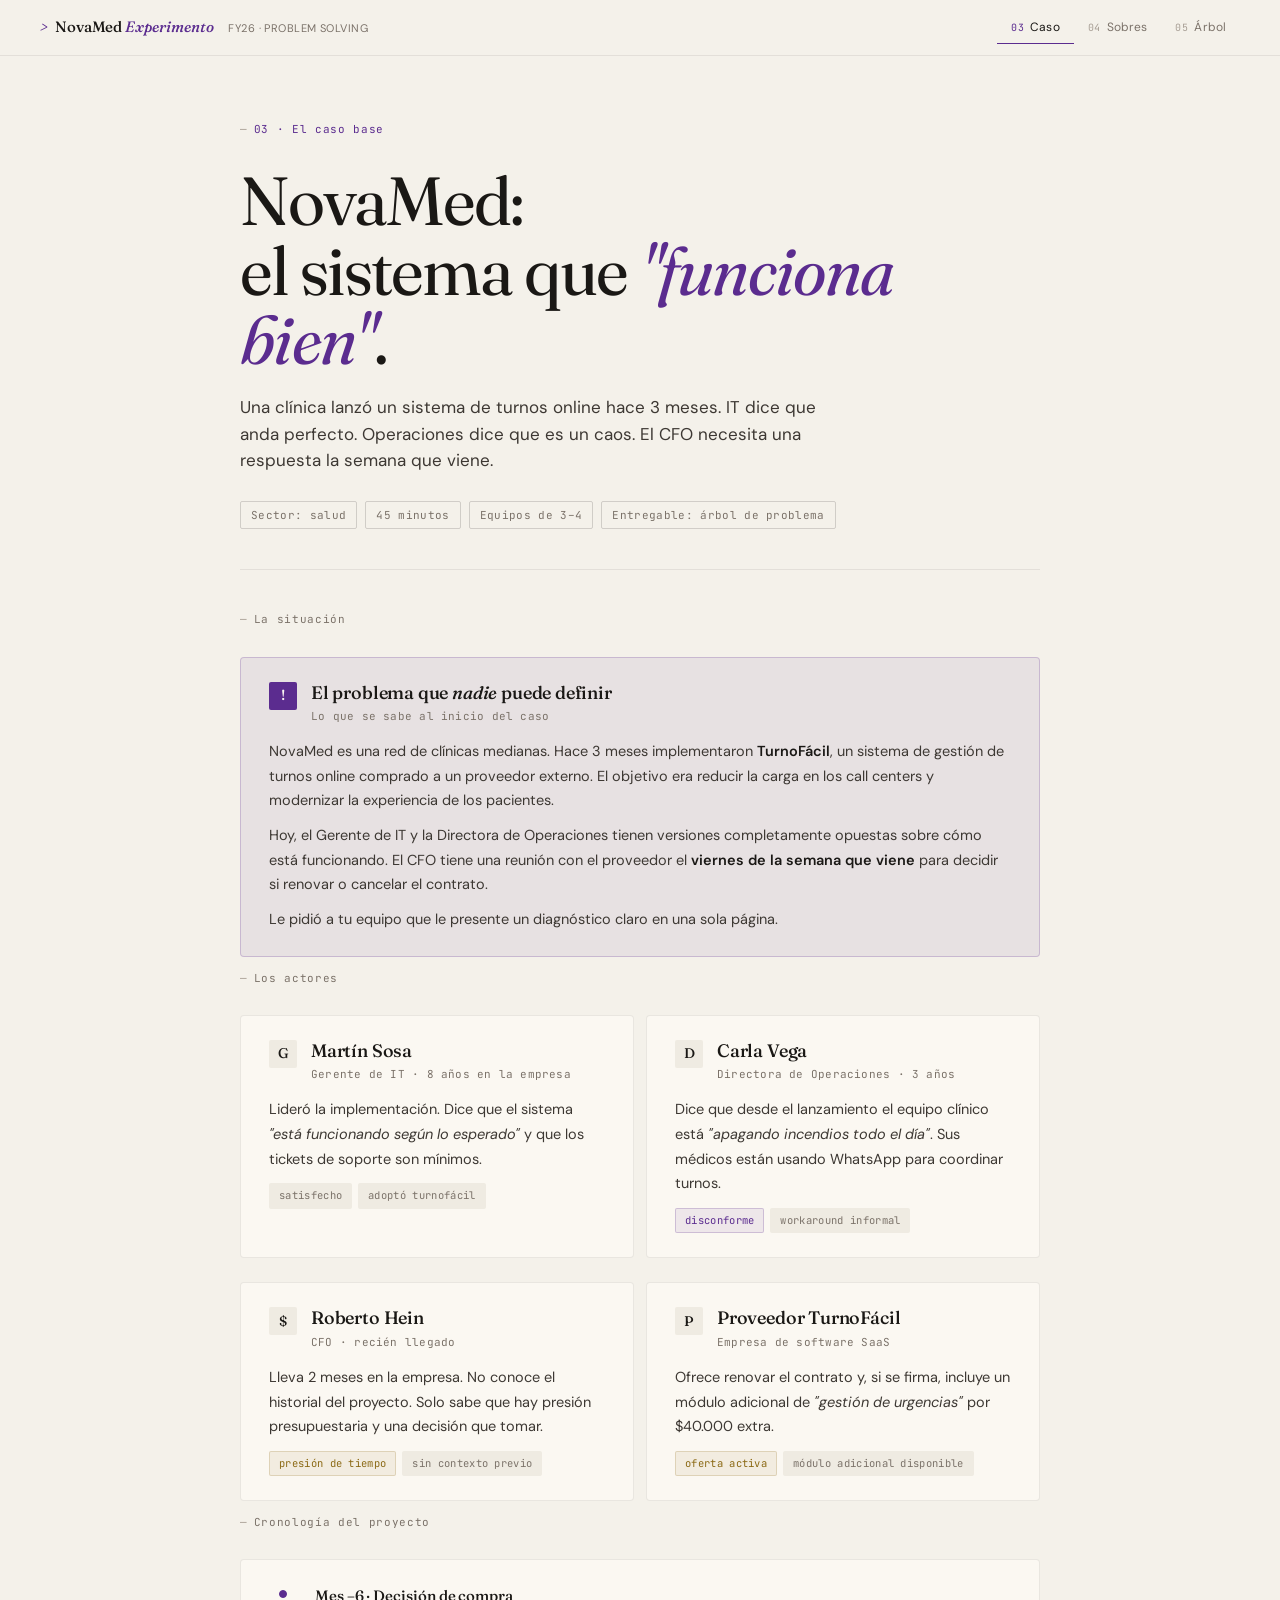
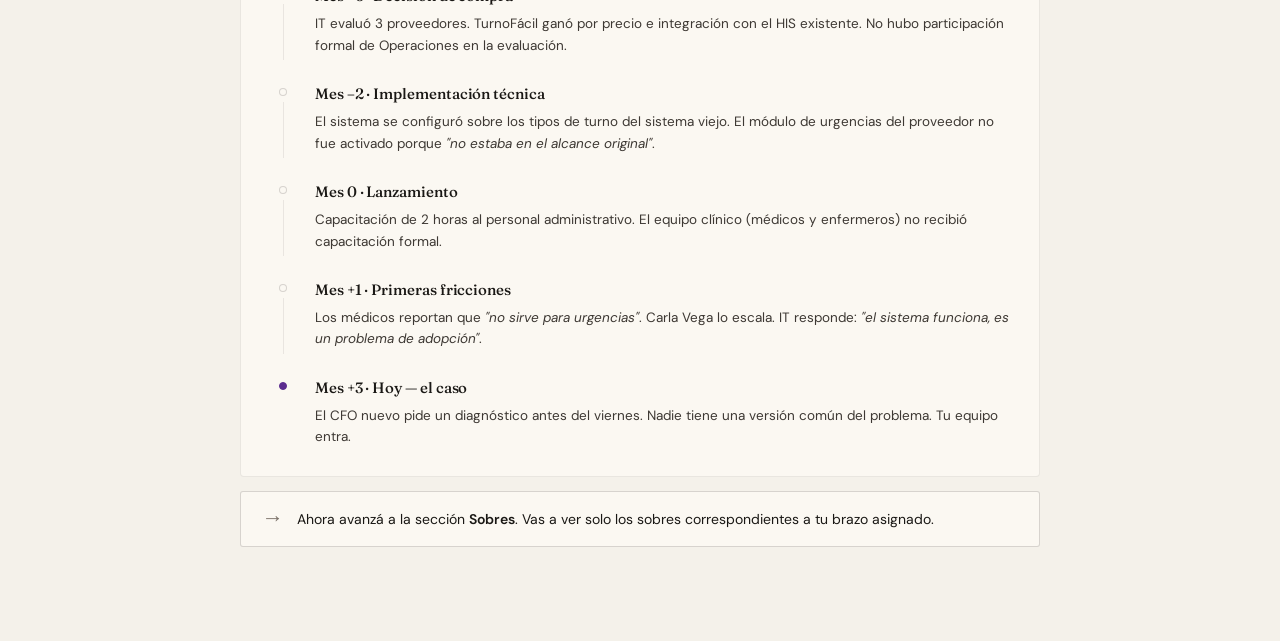
<file: index (1).html>
<!DOCTYPE html>
<html lang="es">
<head>
<meta charset="UTF-8">
<meta name="viewport" content="width=device-width, initial-scale=1.0">
<title>NovaMed · Experimento Cuanti vs. Cuali</title>
<meta name="description" content="Experimento causal de dos brazos sobre el caso NovaMed. Mismo caso, distinta evidencia.">
<link href="https://fonts.googleapis.com/css2?family=Fraunces:ital,opsz,wght@0,9..144,400;0,9..144,500;0,9..144,600;1,9..144,400;1,9..144,500&family=DM+Sans:ital,wght@0,400;0,500;0,600;1,400&family=JetBrains+Mono:wght@400;500&display=swap" rel="stylesheet">
<link rel="stylesheet" href="styles.css">
</head>
<body data-brazo="none">

<nav>
  <div class="nav-logo">
    <span class="chev">&gt;</span> NovaMed <em style="font-family:var(--serif); font-style:italic; color:var(--accent);">Experimento</em>
    <span class="meta">FY26 · Problem Solving</span>
  </div>
  <div class="nav-tabs">
    <button class="nav-tab active" onclick="showSection('diseno')" id="tab-diseno">
      <span class="num">01</span> Diseño
    </button>
    <button class="nav-tab" onclick="showSection('asignacion')" id="tab-asignacion">
      <span class="num">02</span> Asignación
    </button>
    <button class="nav-tab" onclick="showSection('caso')" id="tab-caso">
      <span class="num">03</span> Caso
    </button>
    <button class="nav-tab" onclick="showSection('sobres')" id="tab-sobres">
      <span class="num">04</span> Sobres
    </button>
    <button class="nav-tab" onclick="showSection('arbol')" id="tab-arbol">
      <span class="num">05</span> Árbol
    </button>
    <button class="nav-tab" onclick="showSection('evaluacion')" id="tab-evaluacion">
      <span class="num">06</span> Evaluación
    </button>
    <span class="brazo-badge none" id="brazo-badge">SIN ASIGNAR</span>
  </div>
</nav>

<!-- ============================================================
     SECCIÓN 01 — DISEÑO
     ============================================================ -->
<section id="diseno" class="active">
  <span class="editorial-marker accent"><span class="dash">—</span>01 · Diseño del experimento</span>

  <div class="hero">
    <h1 class="display">¿Qué tipo de <em>evidencia</em> produce mejor <em>diagnóstico</em> bajo presión?</h1>
    <p class="lead">Un experimento de dos brazos sobre el caso NovaMed. Asignación aleatoria. Mismo caso, mismo tiempo, mismo LLM. Lo único que cambia es el tipo de información que el equipo recibe en sus sobres.</p>
    <div class="meta-row">
      <span class="meta-chip">2 brazos paralelos</span>
      <span class="meta-chip">Asignación aleatoria</span>
      <span class="meta-chip">45 minutos</span>
      <span class="meta-chip">N por brazo: 15–20</span>
    </div>
  </div>

  <span class="editorial-marker"><span class="dash">—</span>Cómo funciona</span>

  <div class="card ghost">
    <div class="card-body">
      <p><strong>1.</strong> Cada equipo se asigna aleatoriamente al brazo A (cuantitativo) o B (cualitativo).</p>
      <p><strong>2.</strong> Todos reciben el mismo caso base: NovaMed.</p>
      <p><strong>3.</strong> Los sobres tienen los mismos hechos, presentados de manera distinta: A en tablas y métricas, B en citas y entrevistas.</p>
      <p><strong>4.</strong> Construyen el árbol de problema y entregan tres recomendaciones al CFO.</p>
      <p><strong>5.</strong> Se evalúan los árboles ciego al brazo. Se comparan los dos grupos.</p>
    </div>
  </div>

  <span class="editorial-marker"><span class="dash">—</span>Hipótesis</span>

  <div class="hypothesis">
    <div class="hypothesis-label">Predicción cruzada</div>
    <div class="hypothesis-text">
      El énfasis en datos <em>cuantitativos</em> producirá árboles con mejor <em>estructura</em> de causa raíz. El énfasis en información <em>cualitativa</em> producirá recomendaciones más <em>claras</em> para el decisor. Ambos enfoques son útiles, pero para dimensiones distintas del problema.
    </div>
  </div>

  <div class="banner info">
    <span class="banner-icon">i</span>
    <div>Esta hipótesis es <strong>direccional cruzada</strong>: no predice que un brazo gane en todo, sino que cada uno gana en una dimensión distinta. Es más informativa que <em>"uno es mejor que el otro"</em> porque te dice cómo combinar los dos enfoques en el training final.</div>
  </div>

  <span class="editorial-marker"><span class="dash">—</span>Los dos brazos</span>

  <div class="arm-comparison">
    <div class="arm-card A">
      <span class="arm-letter">A</span>
      <div class="arm-label">Brazo A · Cuanti</div>
      <div class="arm-name">Énfasis en <em style="font-style:italic; color:var(--brazo-A);">evidencia numérica</em></div>
      <div class="arm-desc">El equipo recibe los sobres con información sesgada hacia métricas, ratios, tickets, tiempos y tasas. Las voces de stakeholders aparecen como datos agregados.</div>
      <ul class="arm-list">
        <li>Métricas de uso y rendimiento</li>
        <li>Distribución estadística de turnos</li>
        <li>Tickets por categoría</li>
        <li>Análisis costo-beneficio</li>
      </ul>
    </div>
    <div class="arm-card B">
      <span class="arm-letter">B</span>
      <div class="arm-label">Brazo B · Cuali</div>
      <div class="arm-name">Énfasis en <em style="font-style:italic; color:var(--brazo-B);">evidencia narrativa</em></div>
      <div class="arm-desc">El equipo recibe los sobres con información sesgada hacia testimonios, citas literales, observaciones de campo y contexto histórico del proyecto.</div>
      <ul class="arm-list">
        <li>Citas literales de IT, Ops, médicos</li>
        <li>Observaciones de campo</li>
        <li>Historia interna del proyecto</li>
        <li>Anécdotas de uso</li>
      </ul>
    </div>
  </div>

  <span class="editorial-marker"><span class="dash">—</span>Variables y controles</span>

  <div class="grid2">
    <div class="card">
      <div class="card-header">
        <div class="card-icon">Y</div>
        <div>
          <div class="card-title">Variables medidas</div>
          <div class="card-sub">Aplicadas a cada árbol producido</div>
        </div>
      </div>
      <div class="card-body">
        <p><strong>Y1 · Estructura del árbol</strong>: ¿llega a causa raíz o se queda en síntomas? (rúbrica 1–3)</p>
        <p><strong>Y2 · Gestión de información</strong>: ¿cuándo cerró el diagnóstico? ¿usó los tres sobres con justificación?</p>
        <p><strong>Y3 · Claridad al decisor</strong>: ¿el CFO entiende qué hacer leyéndolo en 30 segundos? (rúbrica 1–3)</p>
      </div>
    </div>
    <div class="card">
      <div class="card-header">
        <div class="card-icon">C</div>
        <div>
          <div class="card-title">Variables controladas</div>
          <div class="card-sub">Lo que mantenemos idéntico entre brazos</div>
        </div>
      </div>
      <div class="card-body">
        <p><strong>Mismo caso base</strong> (NovaMed) y mismo tiempo (45 min).</p>
        <p><strong>Mismo facilitador</strong> rotando, o varios entrenados con el mismo guion.</p>
        <p><strong>Mismo LLM</strong>: Claude (claude.ai). Elimina la variabilidad por modelo de IA.</p>
        <p><strong>Mismos equipos de 3–4 personas</strong>, formados por asignación aleatoria estratificada.</p>
      </div>
    </div>
  </div>

  <span class="editorial-marker"><span class="dash">—</span>Tamaño muestral</span>

  <div class="card ghost">
    <div class="card-body">
      <p>Para detectar una diferencia moderada entre brazos en una variable rubricada de 1 a 3, necesitás aproximadamente <strong>15–20 equipos por brazo</strong>. Como la unidad de análisis es el equipo (no la persona), si cada uno tiene 3–4 personas, eso implica <strong>45–80 participantes por brazo</strong>, o entre <strong>90 y 160 en total</strong>.</p>
      <p>Con menos de 15 equipos por brazo el experimento sigue siendo válido, pero solo vas a detectar diferencias grandes. Efectos chicos pasarán desapercibidos. Documentarlo como limitación.</p>
    </div>
  </div>

  <span class="editorial-marker"><span class="dash">—</span>Amenazas al diseño</span>

  <div class="card">
    <div class="card-header">
      <div class="card-icon">!</div>
      <div>
        <div class="card-title">Contaminación entre brazos</div>
        <div class="card-sub">Participantes de A le cuentan a participantes de B</div>
      </div>
    </div>
    <div class="card-body">
      <p><strong>Mitigación:</strong> Salas separadas, no compartir materiales hasta después de entregar el árbol. Comunicar antes del experimento que la integridad depende de no anticipar contenido.</p>
    </div>
  </div>

  <div class="card">
    <div class="card-header">
      <div class="card-icon">!</div>
      <div>
        <div class="card-title">Efecto facilitador</div>
        <div class="card-sub">Distintos facilitadores producen distinta calidad de output</div>
      </div>
    </div>
    <div class="card-body">
      <p><strong>Mitigación:</strong> Rotar facilitadores entre brazos, o usar el mismo en horarios distintos. Si no es posible, registrar facilitador como covariable y controlarlo en el análisis.</p>
    </div>
  </div>

  <div class="card">
    <div class="card-header">
      <div class="card-icon">!</div>
      <div>
        <div class="card-title">Sesgo del evaluador</div>
        <div class="card-sub">Quien puntúa los árboles sabe a qué brazo pertenecen</div>
      </div>
    </div>
    <div class="card-body">
      <p><strong>Mitigación:</strong> Evaluación ciega. Los árboles se entregan al evaluador sin etiqueta de brazo. Idealmente dos evaluadores independientes y calcular acuerdo entre ellos (Cohen's kappa).</p>
    </div>
  </div>

  <div class="btn-row">
    <button class="btn primary" onclick="showSection('asignacion')">Continuar a asignación →</button>
  </div>
</section>

<!-- ============================================================
     SECCIÓN 02 — ASIGNACIÓN
     ============================================================ -->
<section id="asignacion">
  <span class="editorial-marker accent"><span class="dash">—</span>02 · Asignación al brazo</span>

  <div class="hero">
    <h2 class="display">El azar <em>decide</em> qué evidencia recibís.</h2>
    <p class="lead">Cada equipo se asigna aleatoriamente al brazo cuantitativo o cualitativo. Una vez asignado, no se cambia hasta el final del experimento.</p>
  </div>

  <div class="assignment-box">
    <div class="editorial-marker" style="margin-bottom:8px;">tu asignación actual</div>
    <div class="assignment-result" id="assign-display">—</div>
    <div class="assignment-detail" id="assign-detail">Hacé click en el botón para que el sistema te asigne aleatoriamente al brazo cuantitativo (A) o cualitativo (B). La asignación se guarda en tu navegador.</div>
    <div class="btn-row" style="justify-content:center; margin-top: 1.75rem;">
      <button class="btn primary" onclick="randomAssign()">Asignarme aleatoriamente →</button>
      <button class="btn ghost" onclick="setBrazo('facilitador')">Soy facilitador</button>
      <button class="btn ghost tiny" onclick="resetBrazo()">Reset</button>
    </div>
  </div>

  <span class="editorial-marker"><span class="dash">—</span>Para una corrida real del experimento</span>

  <div class="card ghost">
    <div class="card-body">
      <p>En una corrida real, la asignación no se hace acá. Antes de la sesión:</p>
      <p><strong>1.</strong> Listá a todos los participantes con su <em>seniority</em> (junior / semi-senior / senior) y <em>área</em> (negocio / tech / operaciones).</p>
      <p><strong>2.</strong> Dentro de cada estrato (combinación de seniority y área), asignalos aleatoriamente mitad a A, mitad a B. Esto garantiza balance demográfico entre brazos.</p>
      <p><strong>3.</strong> Formá equipos de 3–4 personas <strong>dentro del mismo brazo</strong>. Cada equipo es la unidad de análisis. No mezcles brazos en un mismo equipo.</p>
      <p><strong>4.</strong> En el día del experimento, comunicale a cada equipo su brazo y el link de esta página configurado para mostrar solo su contenido.</p>
    </div>
  </div>

  <div class="banner warn">
    <span class="banner-icon">!</span>
    <div>El botón <em>"Asignarme aleatoriamente"</em> de esta página es para que un equipo solo entre rápido a la herramienta. La asignación real, controlada y estratificada, la hace el facilitador antes de la sesión y debe estar documentada en una tabla de asignaciones para el análisis posterior.</div>
  </div>
</section>

<!-- ============================================================
     SECCIÓN 03 — CASO BASE
     ============================================================ -->
<section id="caso">
  <span class="editorial-marker accent"><span class="dash">—</span>03 · El caso base</span>

  <div class="hero">
    <h2 class="display">NovaMed:<br>el sistema que <em>"funciona bien"</em>.</h2>
    <p class="lead">Una clínica lanzó un sistema de turnos online hace 3 meses. IT dice que anda perfecto. Operaciones dice que es un caos. El CFO necesita una respuesta la semana que viene.</p>
    <div class="meta-row">
      <span class="meta-chip">Sector: salud</span>
      <span class="meta-chip">45 minutos</span>
      <span class="meta-chip">Equipos de 3–4</span>
      <span class="meta-chip">Entregable: árbol de problema</span>
    </div>
  </div>

  <span class="editorial-marker"><span class="dash">—</span>La situación</span>

  <div class="card accent">
    <div class="card-header">
      <div class="card-icon">!</div>
      <div>
        <div class="card-title">El problema que <em style="font-style:italic;">nadie</em> puede definir</div>
        <div class="card-sub">Lo que se sabe al inicio del caso</div>
      </div>
    </div>
    <div class="card-body">
      <p>NovaMed es una red de clínicas medianas. Hace 3 meses implementaron <strong>TurnoFácil</strong>, un sistema de gestión de turnos online comprado a un proveedor externo. El objetivo era reducir la carga en los call centers y modernizar la experiencia de los pacientes.</p>
      <p>Hoy, el Gerente de IT y la Directora de Operaciones tienen versiones completamente opuestas sobre cómo está funcionando. El CFO tiene una reunión con el proveedor el <strong>viernes de la semana que viene</strong> para decidir si renovar o cancelar el contrato.</p>
      <p>Le pidió a tu equipo que le presente un diagnóstico claro en una sola página.</p>
    </div>
  </div>

  <span class="editorial-marker"><span class="dash">—</span>Los actores</span>

  <div class="grid2">
    <div class="card">
      <div class="card-header">
        <div class="card-icon">G</div>
        <div>
          <div class="card-title">Martín Sosa</div>
          <div class="card-sub">Gerente de IT · 8 años en la empresa</div>
        </div>
      </div>
      <div class="card-body">
        <p>Lideró la implementación. Dice que el sistema <em>"está funcionando según lo esperado"</em> y que los tickets de soporte son mínimos.</p>
      </div>
      <div class="tags">
        <span class="tag">satisfecho</span>
        <span class="tag">adoptó turnofácil</span>
      </div>
    </div>
    <div class="card">
      <div class="card-header">
        <div class="card-icon">D</div>
        <div>
          <div class="card-title">Carla Vega</div>
          <div class="card-sub">Directora de Operaciones · 3 años</div>
        </div>
      </div>
      <div class="card-body">
        <p>Dice que desde el lanzamiento el equipo clínico está <em>"apagando incendios todo el día"</em>. Sus médicos están usando WhatsApp para coordinar turnos.</p>
      </div>
      <div class="tags">
        <span class="tag alert">disconforme</span>
        <span class="tag">workaround informal</span>
      </div>
    </div>
    <div class="card">
      <div class="card-header">
        <div class="card-icon">$</div>
        <div>
          <div class="card-title">Roberto Hein</div>
          <div class="card-sub">CFO · recién llegado</div>
        </div>
      </div>
      <div class="card-body">
        <p>Lleva 2 meses en la empresa. No conoce el historial del proyecto. Solo sabe que hay presión presupuestaria y una decisión que tomar.</p>
      </div>
      <div class="tags">
        <span class="tag warn">presión de tiempo</span>
        <span class="tag">sin contexto previo</span>
      </div>
    </div>
    <div class="card">
      <div class="card-header">
        <div class="card-icon">P</div>
        <div>
          <div class="card-title">Proveedor TurnoFácil</div>
          <div class="card-sub">Empresa de software SaaS</div>
        </div>
      </div>
      <div class="card-body">
        <p>Ofrece renovar el contrato y, si se firma, incluye un módulo adicional de <em>"gestión de urgencias"</em> por $40.000 extra.</p>
      </div>
      <div class="tags">
        <span class="tag warn">oferta activa</span>
        <span class="tag">módulo adicional disponible</span>
      </div>
    </div>
  </div>

  <span class="editorial-marker"><span class="dash">—</span>Cronología del proyecto</span>

  <div class="card">
    <div class="timeline">
      <div class="tl-item">
        <div class="tl-left"><div class="tl-dot active"></div><div class="tl-line"></div></div>
        <div class="tl-content">
          <div class="tl-title">Mes –6 · Decisión de compra</div>
          <div class="tl-body">IT evaluó 3 proveedores. TurnoFácil ganó por precio e integración con el HIS existente. No hubo participación formal de Operaciones en la evaluación.</div>
        </div>
      </div>
      <div class="tl-item">
        <div class="tl-left"><div class="tl-dot"></div><div class="tl-line"></div></div>
        <div class="tl-content">
          <div class="tl-title">Mes –2 · Implementación técnica</div>
          <div class="tl-body">El sistema se configuró sobre los tipos de turno del sistema viejo. El módulo de urgencias del proveedor no fue activado porque <em>"no estaba en el alcance original"</em>.</div>
        </div>
      </div>
      <div class="tl-item">
        <div class="tl-left"><div class="tl-dot"></div><div class="tl-line"></div></div>
        <div class="tl-content">
          <div class="tl-title">Mes 0 · Lanzamiento</div>
          <div class="tl-body">Capacitación de 2 horas al personal administrativo. El equipo clínico (médicos y enfermeros) no recibió capacitación formal.</div>
        </div>
      </div>
      <div class="tl-item">
        <div class="tl-left"><div class="tl-dot"></div><div class="tl-line"></div></div>
        <div class="tl-content">
          <div class="tl-title">Mes +1 · Primeras fricciones</div>
          <div class="tl-body">Los médicos reportan que <em>"no sirve para urgencias"</em>. Carla Vega lo escala. IT responde: <em>"el sistema funciona, es un problema de adopción"</em>.</div>
        </div>
      </div>
      <div class="tl-item">
        <div class="tl-left"><div class="tl-dot active"></div></div>
        <div class="tl-content">
          <div class="tl-title">Mes +3 · Hoy — el caso</div>
          <div class="tl-body">El CFO nuevo pide un diagnóstico antes del viernes. Nadie tiene una versión común del problema. Tu equipo entra.</div>
        </div>
      </div>
    </div>
  </div>

  <div class="banner info">
    <span class="banner-icon">→</span>
    <div>Ahora avanzá a la sección <strong>Sobres</strong>. Vas a ver solo los sobres correspondientes a tu brazo asignado.</div>
  </div>
</section>


<!-- ============================================================
     SECCIÓN 04 — SOBRES (por brazo)
     ============================================================ -->
<section id="sobres">
  <span class="editorial-marker accent"><span class="dash">—</span>04 · Los tres sobres</span>

  <div class="hero">
    <h2 class="display">La información se entrega <em>por capas</em>.</h2>
    <p class="lead">El Sobre 1 es el punto de partida. El Sobre 2 lo decide el equipo. El Sobre 3 tiene un costo de 2 minutos. Los hechos son los mismos en ambos brazos: lo que cambia es el <em>formato</em> de la evidencia.</p>
  </div>

  <div class="banner warn" id="no-brazo-banner" style="display:none;">
    <span class="banner-icon">!</span>
    <div>No tenés asignado un brazo todavía. Andá a <a href="#" onclick="showSection('asignacion');return false;">Asignación</a> para que el sistema te asigne, o seleccioná <em>"Soy facilitador"</em> para ver ambos brazos.</div>
  </div>

  <!-- ====================== BRAZO A — CUANTI ====================== -->
  <div class="brazo-only-A">
    <div class="banner accent">
      <span class="banner-icon">A</span>
      <div><strong>Brazo A · Cuantitativo.</strong> Vas a recibir evidencia principalmente <em>numérica</em>: tablas, ratios, métricas de uso, distribuciones, costos.</div>
    </div>

    <div class="sobre s1">
      <div class="sobre-label">Sobre 1A · se entrega al inicio</div>
      <div class="sobre-title">Datos operacionales y de <em>uso</em></div>
      <p class="card-sub" style="margin-bottom:18px;">Reporte automático del sistema y métricas del call center, 90 días post-lanzamiento.</p>

      <span class="editorial-marker"><span class="dash">—</span>Métricas técnicas del sistema (fuente: IT)</span>
      <table class="data-table">
        <tr><th>Métrica</th><th class="num">Pre-TurnoFácil</th><th class="num">Post (90d)</th><th class="num">Δ</th></tr>
        <tr><td>Uptime</td><td class="num">—</td><td class="num">99.2%</td><td class="num" style="color:var(--brazo-A)">OK</td></tr>
        <tr><td>Tickets de soporte / mes</td><td class="num">142</td><td class="num">99</td><td class="num" style="color:var(--brazo-A)">–30%</td></tr>
        <tr><td>Tiempo medio de carga (s)</td><td class="num">—</td><td class="num">1.8</td><td class="num">—</td></tr>
        <tr><td>Incidentes críticos / mes</td><td class="num">—</td><td class="num">0</td><td class="num" style="color:var(--brazo-A)">OK</td></tr>
      </table>

      <span class="editorial-marker" style="margin-top:24px;"><span class="dash">—</span>Métricas operacionales (fuente: Ops)</span>
      <table class="data-table">
        <tr><th>Métrica</th><th class="num">Pre</th><th class="num">Post (90d)</th><th class="num">Δ</th></tr>
        <tr><td>Llamadas al call center / día</td><td class="num">412</td><td class="num">386</td><td class="num">–6%</td></tr>
        <tr><td>Turnos coordinados por WhatsApp</td><td class="num">0</td><td class="num">~120/día</td><td class="num" style="color:var(--accent)">+∞</td></tr>
        <tr><td>Satisfacción de pacientes (NPS)</td><td class="num">—</td><td class="num">67%</td><td class="num">sin benchmark</td></tr>
        <tr><td>% turnos completados vía sistema</td><td class="num">—</td><td class="num">40–80%</td><td class="num" style="color:var(--accent)">inconsistente</td></tr>
      </table>

      <div class="banner warn" style="margin-top:18px;">
        <span class="banner-icon">!</span>
        <div>El % de turnos completados por sistema tiene una banda muy amplia: <strong>IT reporta 80%, Ops reporta 40%</strong>. La diferencia no es ruido — están contando cosas distintas.</div>
      </div>

      <div class="facilitator-note">
        <strong>Para el facilitador:</strong> Dar 3 minutos para que el equipo lea la tabla, marque inconsistencias y formule una hipótesis cuantitativa del problema central. No responder preguntas todavía.
      </div>
    </div>

    <div class="sobre s2">
      <div class="sobre-label">Sobre 2A · el equipo decide cuándo abrirlo</div>
      <div class="sobre-title">Distribución de turnos y <em>adopción</em></div>
      <p class="card-sub" style="margin-bottom:18px;">Análisis detallado de los 90 días post-lanzamiento. Generado por Ops a pedido del CFO.</p>

      <span class="editorial-marker"><span class="dash">—</span>Distribución de tipos de turno (n = 27.840 turnos, 90 días)</span>
      <table class="data-table">
        <tr><th>Tipo de turno</th><th class="num">% del total</th><th class="num">% por TurnoFácil</th><th class="num">% por WhatsApp/call</th></tr>
        <tr><td>Programado</td><td class="num">40%</td><td class="num" style="color:var(--brazo-A)">94%</td><td class="num">6%</td></tr>
        <tr><td>Urgencia / mismo día</td><td class="num"><strong style="color:var(--accent)">60%</strong></td><td class="num" style="color:var(--accent)">8%</td><td class="num" style="color:var(--accent)">92%</td></tr>
      </table>

      <span class="editorial-marker" style="margin-top:24px;"><span class="dash">—</span>Análisis de tickets de IT por categoría</span>
      <table class="data-table">
        <tr><th>Categoría</th><th class="num">% del volumen</th></tr>
        <tr><td>"Cómo cargo un turno de urgencia" (consulta de uso)</td><td class="num">34%</td></tr>
        <tr><td>"El sistema no me deja hacer X" (limitación funcional)</td><td class="num">28%</td></tr>
        <tr><td>Errores técnicos reales</td><td class="num">12%</td></tr>
        <tr><td>Otros</td><td class="num">26%</td></tr>
      </table>

      <div class="banner warn" style="margin-top:18px;">
        <span class="banner-icon">→</span>
        <div>El 60% de los turnos son urgencias. TurnoFácil resuelve el 94% de los programados, pero solo el 8% de las urgencias. <em>El sistema no falla — está configurado para resolver el problema incorrecto.</em></div>
      </div>

      <span class="editorial-marker" style="margin-top:24px;"><span class="dash">—</span>Costo del módulo de urgencias ofrecido</span>
      <table class="data-table">
        <tr><th>Concepto</th><th class="num">Costo</th></tr>
        <tr><td>Activación del módulo de urgencias (propuesta proveedor)</td><td class="num">USD 40.000 / año</td></tr>
        <tr><td>Costo estimado de seguir con WhatsApp (riesgo + tiempo)*</td><td class="num">USD 75.000 / año</td></tr>
      </table>
      <p class="card-sub" style="margin-top:6px;">* Estimación basada en horas-médico desperdiciadas y riesgo legal.</p>

      <div class="facilitator-note">
        <strong>Para el facilitador:</strong> Observar cuándo el equipo abre este sobre. Equipos cuanti suelen abrirlo rápido. El dato del 60% es el más reencuadrante.
      </div>
    </div>

    <div class="sobre s3">
      <div class="sobre-label">Sobre 3A · solo si el equipo lo pide (cuesta 2 min)</div>
      <div class="sobre-title">Análisis del <em>contrato</em> vigente</div>
      <p class="card-sub" style="margin-bottom:18px;">Revisión legal y económica del contrato firmado con TurnoFácil hace 6 meses.</p>

      <table class="data-table">
        <tr><th>Módulo</th><th>Estado en contrato</th><th class="num">Costo</th><th>Estado actual</th></tr>
        <tr><td>Turnos programados</td><td>Anexo A</td><td class="num">incluido</td><td style="color:var(--brazo-A)">activo</td></tr>
        <tr><td>Reportes y métricas</td><td>Anexo B</td><td class="num">incluido</td><td style="color:var(--brazo-A)">activo</td></tr>
        <tr><td>Gestión de urgencias</td><td><strong style="color:var(--accent)">Anexo C, pág. 14</strong></td><td class="num"><strong style="color:var(--accent)">USD 0</strong></td><td style="color:var(--accent)">no activado</td></tr>
      </table>

      <div class="banner accent" style="margin-top:18px;">
        <span class="banner-icon">→</span>
        <div>El módulo de urgencias <strong>ya está pagado</strong> en el contrato original. Nunca fue activado porque nadie revisó el Anexo C al momento de la implementación. El proveedor está ofreciendo cobrar USD 40.000 <em>por algo que la empresa ya compró</em>.</div>
      </div>

      <div class="facilitator-note">
        <strong>Para el facilitador:</strong> Este dato reencuadra el problema económico. En el brazo cuanti, suelen llegar acá con un cálculo costo-beneficio ya iniciado.
      </div>
    </div>
  </div>


  <!-- ====================== BRAZO B — CUALI ====================== -->
  <div class="brazo-only-B">
    <div class="banner accent">
      <span class="banner-icon">B</span>
      <div><strong>Brazo B · Cualitativo.</strong> Vas a recibir evidencia principalmente <em>narrativa</em>: citas literales, observaciones de campo, entrevistas, historias internas del proyecto.</div>
    </div>

    <div class="sobre s1">
      <div class="sobre-label">Sobre 1B · se entrega al inicio</div>
      <div class="sobre-title">Voces <em>enfrentadas</em></div>
      <p class="card-sub" style="margin-bottom:18px;">Dos entrevistas internas hechas por RRHH la semana pasada, a pedido del CFO. Se transcribieron literalmente.</p>

      <div class="card">
        <div class="card-header" style="margin-bottom:8px;">
          <div class="card-icon">G</div>
          <div>
            <div class="card-title" style="font-size:15px;">Entrevista a Martín Sosa</div>
            <div class="card-sub">Gerente de IT</div>
          </div>
        </div>
        <div class="quote">"El sistema está funcionando bien. Tuvimos cero incidentes críticos en tres meses. Los tickets de soporte son mínimos. Si los médicos se quejan, es porque no se acostumbran al cambio — siempre pasa lo mismo. En seis meses se va a normalizar."</div>
        <div class="quote">"Yo cumplí con el alcance que me dieron. Si querían urgencias, había que decirlo desde el día uno. Nadie me lo dijo."</div>
        <div class="tags"><span class="tag">tono defensivo</span><span class="tag">confianza en métricas técnicas</span></div>
      </div>

      <div class="card">
        <div class="card-header" style="margin-bottom:8px;">
          <div class="card-icon">D</div>
          <div>
            <div class="card-title" style="font-size:15px;">Entrevista a Carla Vega</div>
            <div class="card-sub">Directora de Operaciones</div>
          </div>
        </div>
        <div class="quote">"Acá hay un caos diario. Mis médicos me piden todos los días que volvamos al sistema anterior. Están usando WhatsApp porque no tienen otra opción. Esto es insostenible."</div>
        <div class="quote">"Yo no participé de la compra. Si me hubieran preguntado, les habría dicho que la mayoría de nuestros turnos son del mismo día. No turnos programados con dos semanas de anticipación, como en una clínica privada."</div>
        <div class="tags"><span class="tag alert">tono de queja sostenida</span><span class="tag">workaround consolidado</span></div>
      </div>

      <div class="banner warn" style="margin-top:14px;">
        <span class="banner-icon">!</span>
        <div>Las dos personas no se contradicen sobre los hechos — se contradicen sobre <strong>qué cuenta como el problema</strong>. IT mide "sistema funcionando técnicamente". Ops mide "problema operativo resuelto". <em>Las dos versiones pueden ser verdaderas al mismo tiempo.</em></div>
      </div>

      <div class="facilitator-note">
        <strong>Para el facilitador:</strong> Dar 3 minutos para que el equipo lea las dos entrevistas y mapee dónde está el desacuerdo. No responder preguntas todavía.
      </div>
    </div>

    <div class="sobre s2">
      <div class="sobre-label">Sobre 2B · el equipo decide cuándo abrirlo</div>
      <div class="sobre-title">Voces del <em>piso clínico</em></div>
      <p class="card-sub" style="margin-bottom:18px;">Observaciones de campo y entrevistas con médicos y enfermeros del turno mañana de dos clínicas, hechas por una consultora externa hace dos semanas.</p>

      <div class="quote">
        "Mirá, yo entiendo que tienen un sistema nuevo. Pero la mayoría de mis pacientes me llaman a las 7 de la mañana porque tienen fiebre y quieren venir a las 10. Eso no es un turno programado, es una urgencia. El sistema no me deja gestionarlas. Entonces uso WhatsApp con mi secretaria, como siempre."
        <div class="quote-author">— Médico de guardia, 12 años en NovaMed</div>
      </div>

      <div class="quote">
        "Yo soy enfermera. Me dieron 2 horas de capacitación. Bien. Pero cuando entró un señor con dolor de pecho y necesitábamos cargar el turno urgente para que lo viera el cardiólogo, no sabía cómo. Lo hice por teléfono. El sistema dice que ese turno no existió."
        <div class="quote-author">— Jefa de Enfermería, sede Caballito</div>
      </div>

      <div class="quote">
        "Acá los turnos son 60% del mismo día, mínimo. Algunos meses más. La gente no planifica ir al médico — va cuando le pasa algo. Eso lo sabe cualquiera que trabaje en salud."
        <div class="quote-author">— Coordinadora médica, sede Belgrano</div>
      </div>

      <div class="quote">
        "Le pregunté a Martín [Sosa, de IT] si el sistema podía hacer urgencias. Me dijo que el módulo existía pero que no se había contratado. Yo asumí que era una decisión de costos. Nadie me explicó que se podía evaluar."
        <div class="quote-author">— Jefe de Admisión, sede Caballito</div>
      </div>

      <div class="banner warn" style="margin-top:14px;">
        <span class="banner-icon">→</span>
        <div>Cuatro voces independientes coinciden: <strong>el 60% de los turnos son urgencias</strong> y <strong>el sistema no las gestiona</strong>. <em>Nadie en IT preguntó esto antes de la compra.</em> Carla Vega lo intuía pero no fue convocada al proceso.</div>
      </div>

      <div class="facilitator-note">
        <strong>Para el facilitador:</strong> Observar cuándo el equipo abre este sobre. Equipos cuali suelen abrirlo después de discutir las dos versiones del Sobre 1B. Las voces del piso reencuadran el problema con un peso narrativo fuerte.
      </div>
    </div>

    <div class="sobre s3">
      <div class="sobre-label">Sobre 3B · solo si el equipo lo pide (cuesta 2 min)</div>
      <div class="sobre-title">La historia del <em>contrato</em></div>
      <p class="card-sub" style="margin-bottom:18px;">Entrevista a Lucía Méndez, abogada interna de la empresa, que firmó el contrato con TurnoFácil hace 6 meses.</p>

      <div class="quote">
        "Yo revisé el contrato desde lo legal. No es mi función revisar el alcance técnico. Cuando lo recibí, ya venía con todos los anexos firmados de hecho por el área que lo había negociado. Yo confirmé que las cláusulas legales estuvieran en orden."
        <div class="quote-author">— Lucía Méndez, abogada interna</div>
      </div>

      <div class="quote">
        "El Anexo C, sí, lo leí. Decía 'Gestión de urgencias — incluido en paquete base'. Asumí que IT sabía qué módulos iba a activar. No estaba en mi alcance preguntar."
        <div class="quote-author">— Lucía Méndez</div>
      </div>

      <div class="banner accent" style="margin-top:18px;">
        <span class="banner-icon">→</span>
        <div>El módulo de urgencias <strong>está incluido sin costo adicional</strong> en el Anexo C del contrato vigente, página 14. Nunca fue activado porque el proceso interno trataba al contrato como un trámite legal, no como un mapa de capacidades. <em>El proveedor está ofreciendo cobrar USD 40.000 por algo que ya está pagado.</em></div>
      </div>

      <div class="facilitator-note">
        <strong>Para el facilitador:</strong> Este dato reencuadra el problema como uno de proceso. En el brazo cuali, los equipos suelen llegar acá con una hipótesis sobre la fragmentación de roles.
      </div>
    </div>
  </div>

  <hr class="divider">
  <div class="banner info">
    <span class="banner-icon">→</span>
    <div>Una vez que el equipo procesó los sobres, avanzá a la sección <strong>Árbol</strong> para construir el entregable.</div>
  </div>
</section>


<!-- ============================================================
     SECCIÓN 05 — ÁRBOL DE PROBLEMA
     ============================================================ -->
<section id="arbol">
  <span class="editorial-marker accent"><span class="dash">—</span>05 · Árbol de problema</span>

  <div class="hero">
    <h2 class="display">Del <em>síntoma</em> a la <em>causa raíz</em>.</h2>
    <p class="lead">Construí tu árbol en la grilla. Cuatro niveles (de Efecto a Causa subyacente) cruzados por cuatro tipos de causa. Cada nodo puede conectarse con causas del nivel inferior. El JSON exportado es lo que se evalúa.</p>
  </div>

  <div class="tree-builder">
    <div class="tree-toolbar">
      <button class="btn tiny" onclick="addQuickNode('efecto')">+ Efecto</button>
      <button class="btn tiny" onclick="addQuickNode('problema')">+ Problema central</button>
      <button class="btn tiny" onclick="addQuickNode('causa1')">+ Causa raíz</button>
      <button class="btn tiny" onclick="addQuickNode('causa2')">+ Causa subyacente</button>
      <button class="btn ghost tiny" onclick="exportTree()">Exportar JSON →</button>
      <button class="btn ghost tiny" onclick="importTreeDialog()">Importar JSON</button>
      <button class="btn ghost tiny" onclick="clearTree()">Limpiar</button>
      <div class="tree-status" id="tree-status">0 nodos · 0 conexiones</div>
    </div>

    <div id="tree-grid-container"></div>

    <div class="banner info" style="margin-top:18px;">
      <span class="banner-icon">i</span>
      <div><strong>Cómo construir el árbol:</strong> Click en una celda para agregar un nodo. Click en un nodo existente para editarlo o conectarlo. Las conexiones van <em>hacia abajo</em>: cada nodo se explica por sus causas del nivel inferior.</div>
    </div>
  </div>

  <span class="editorial-marker"><span class="dash">—</span>Recomendaciones al CFO</span>

  <div class="card ghost">
    <div class="card-body">
      <p>Una vez completado el árbol, escribí <strong>tres recomendaciones</strong> al CFO. Cada una debe responder qué hacer, quién lo hace, y para cuándo.</p>
      <textarea id="rec-1" class="rec-textarea" placeholder="Recomendación 1 — acción inmediata (esta semana)" oninput="saveState()"></textarea>
      <textarea id="rec-2" class="rec-textarea" placeholder="Recomendación 2 — acción de proceso (próximas 2 semanas)" oninput="saveState()"></textarea>
      <textarea id="rec-3" class="rec-textarea" placeholder="Recomendación 3 — aprendizaje estructural" oninput="saveState()"></textarea>
    </div>
  </div>

  <div class="facilitator-note">
    <strong>Para el facilitador:</strong> El JSON exportado contiene la estructura completa del árbol (nodos, conexiones, niveles, columnas) más las tres recomendaciones. Guardalo con un identificador del equipo y del brazo para el análisis posterior. Idealmente entregar a los evaluadores <em>sin la etiqueta del brazo</em>, para evaluación ciega.
  </div>
</section>

<!-- ============================================================
     SECCIÓN 06 — EVALUACIÓN
     ============================================================ -->
<section id="evaluacion">
  <span class="editorial-marker accent"><span class="dash">—</span>06 · Análisis post-experimento</span>

  <div class="hero">
    <h2 class="display">Cómo <em>medir</em> lo que pasó.</h2>
    <p class="lead">Cómo puntuar los árboles producidos y cómo analizar los resultados para contrastar la hipótesis. La evaluación es ciega: el evaluador no sabe a qué brazo pertenece cada árbol.</p>
  </div>

  <span class="editorial-marker"><span class="dash">—</span>Rúbrica de evaluación (1–3 por dimensión)</span>

  <div class="card">
    <table class="rubric-table">
      <tr>
        <th style="width:18%">Dimensión</th>
        <th style="width:27%"><span class="score-pill s1">Nivel 1</span></th>
        <th style="width:27%"><span class="score-pill s2">Nivel 2</span></th>
        <th style="width:28%"><span class="score-pill s3">Nivel 3</span></th>
      </tr>
      <tr>
        <td><strong>Y1 · Estructura del árbol</strong><br><span class="card-sub">¿Llega a causa raíz?</span></td>
        <td>Solo identifica efectos o síntomas. No hay distinción entre qué se ve y por qué pasa.</td>
        <td>Identifica causa raíz pero no la distingue claramente de síntomas. Los niveles están mezclados.</td>
        <td>Tres niveles claramente diferenciados. Causa raíz accionable y verificable. Conexiones causales explícitas.</td>
      </tr>
      <tr>
        <td><strong>Y2 · Gestión de información</strong><br><span class="card-sub">¿Cuándo cerró el diagnóstico?</span></td>
        <td>Cerró sin abrir el Sobre 2, o lo abrió y no cambió su hipótesis con la nueva info.</td>
        <td>Abrió el Sobre 2 y actualizó la hipótesis. No pidió Sobre 3 o lo pidió sin justificación clara.</td>
        <td>Abrió el Sobre 2 con hipótesis formulada y pidió el Sobre 3 con una razón explícita.</td>
      </tr>
      <tr>
        <td><strong>Y3 · Claridad al decisor</strong><br><span class="card-sub">¿El CFO entiende qué hacer?</span></td>
        <td>Vago o teórico. El CFO no podría tomar una decisión el viernes con este árbol.</td>
        <td>Recomendación clara pero sin owner o sin plazo. O un solo nivel de acción (no distingue corto/medio/largo).</td>
        <td>Las tres recomendaciones tienen acción + owner + plazo. Distingue inmediato, de proceso y estructural.</td>
      </tr>
    </table>
  </div>

  <div class="banner info">
    <span class="banner-icon">i</span>
    <div>Idealmente <strong>dos evaluadores independientes</strong> puntúan cada árbol sin saber el brazo. Después se calcula el acuerdo entre evaluadores (Cohen's kappa &gt; 0.6 es aceptable). Si hay desacuerdo, un tercer evaluador resuelve.</div>
  </div>

  <span class="editorial-marker"><span class="dash">—</span>Cómo registrar Y2 durante la sesión</span>

  <div class="card ghost">
    <div class="card-body">
      <p>Y1 e Y3 se evalúan después leyendo el árbol y las recomendaciones. Pero Y2 (gestión de información) requiere observación en vivo. El facilitador registra para cada equipo:</p>
      <p><strong>·</strong> Tiempo (en minutos desde el inicio) en que abrieron el Sobre 2.</p>
      <p><strong>·</strong> Si pidieron el Sobre 3. Si sí, en qué minuto y con qué razón verbal (transcribirla).</p>
      <p><strong>·</strong> Si en algún momento mencionaron explícitamente <em>"el módulo podría estar en el contrato"</em> antes de pedir el Sobre 3.</p>
    </div>
  </div>

  <span class="editorial-marker"><span class="dash">—</span>Análisis estadístico</span>

  <div class="card ghost">
    <div class="card-body">
      <p><strong>Test principal (por outcome):</strong> Comparación de medias entre brazo A y brazo B con un <em>test de Mann-Whitney U</em> (no paramétrico, dado que las variables son rúbricas de 1–3 y no se asume normalidad). Reportar mediana de cada brazo + IC 95%.</p>
      <p><strong>Test secundario:</strong> Para evaluar la hipótesis cruzada (cuanti gana en estructura, cuali gana en claridad), reportar los tres tests por separado y discutir el patrón. Si el patrón cruzado se confirma, la conclusión del experimento es más fuerte que cualquier diferencia agregada.</p>
      <p><strong>Tamaño del efecto:</strong> Reportar <em>r</em> (effect size de Mann-Whitney) o Cliff's delta. r &gt; 0.3 es efecto medio; r &gt; 0.5 es grande. Con N pequeño (15-20 por brazo), efectos chicos pasarán desapercibidos.</p>
      <p><strong>Análisis secundario:</strong> Correlación entre brazo y momento de cierre del diagnóstico. Tiempo en abrir Sobre 2, % de equipos que pidieron Sobre 3, % que llegaron al dato del contrato.</p>
    </div>
  </div>

  <span class="editorial-marker"><span class="dash">—</span>Plantilla para registrar los resultados</span>

  <div class="card">
    <div class="card-body" style="margin-bottom:10px;">
      <p>Esta tabla la completa el evaluador (en otra herramienta, después). Acá la dejamos como referencia.</p>
    </div>
    <table class="data-table">
      <tr>
        <th>Equipo</th>
        <th>Brazo (ciego)</th>
        <th class="num">Min. Sobre 2</th>
        <th>Pidió S3</th>
        <th class="num">Y1</th>
        <th class="num">Y2</th>
        <th class="num">Y3</th>
      </tr>
      <tr><td>E01</td><td>?</td><td class="num">—</td><td>—</td><td class="num">—</td><td class="num">—</td><td class="num">—</td></tr>
      <tr><td>E02</td><td>?</td><td class="num">—</td><td>—</td><td class="num">—</td><td class="num">—</td><td class="num">—</td></tr>
      <tr><td style="color:var(--muted)">…</td><td style="color:var(--muted)">…</td><td class="num" style="color:var(--muted)">…</td><td style="color:var(--muted)">…</td><td class="num" style="color:var(--muted)">…</td><td class="num" style="color:var(--muted)">…</td><td class="num" style="color:var(--muted)">…</td></tr>
    </table>
  </div>

  <span class="editorial-marker"><span class="dash">—</span>Lo que vas a poder afirmar</span>

  <div class="grid2">
    <div class="card A">
      <div class="card-header">
        <div class="card-icon">✓</div>
        <div><div class="card-title">Sí podés <em>afirmar</em></div></div>
      </div>
      <div class="card-body">
        <p>Con asignación aleatoria y evaluación ciega, las diferencias observadas son atribuibles al tipo de evidencia recibida (cuanti vs. cuali).</p>
        <p>Si el patrón cruzado se confirma (A gana en estructura, B gana en claridad), tenés evidencia para diseñar un training combinado.</p>
      </div>
    </div>
    <div class="card B">
      <div class="card-header">
        <div class="card-icon">×</div>
        <div><div class="card-title">No podés <em>afirmar</em></div></div>
      </div>
      <div class="card-body">
        <p>Que el training en general "funciona" (no hay grupo sin training).</p>
        <p>Que el efecto se sostiene en el tiempo (no hay medición posterior).</p>
        <p>Que se transfiere a otros casos (sería válido replicar con un caso distinto).</p>
      </div>
    </div>
  </div>

  <div class="footer">
    <div class="footer-text">NovaMed · Experimento <em>Cuanti vs. Cuali</em></div>
    <div class="footer-text">Hecho con cuidado.</div>
  </div>
</section>

<!-- ============================================================
     MODAL DE NODO
     ============================================================ -->
<div class="modal-backdrop" id="modal" onclick="if(event.target===this)closeModal()">
  <div class="modal">
    <div class="modal-title" id="modal-title">Nodo</div>

    <div class="modal-section">
      <div class="modal-section-label">Nivel</div>
      <select id="modal-nivel">
        <option value="efecto">Efecto observado</option>
        <option value="problema">Problema central</option>
        <option value="causa1">Causa raíz</option>
        <option value="causa2">Causa subyacente</option>
      </select>
    </div>

    <div class="modal-section">
      <div class="modal-section-label">Tipo de causa (columna)</div>
      <select id="modal-columna">
        <option value="proceso">Proceso</option>
        <option value="personas">Personas</option>
        <option value="tecnologia">Tecnología</option>
        <option value="gobernanza">Gobernanza</option>
      </select>
    </div>

    <div class="modal-section">
      <div class="modal-section-label">Texto del nodo</div>
      <textarea id="modal-texto" placeholder="Ej: TurnoFácil fue configurado solo para turnos programados"></textarea>
    </div>

    <div class="modal-section">
      <div class="modal-section-label">Causas que lo explican</div>
      <div id="modal-connections" style="display:flex;flex-direction:column;gap:4px;max-height:160px;overflow-y:auto;">
        <div style="font-size:12px;color:var(--muted);font-style:italic;font-family:var(--serif);">Sin nodos disponibles para conectar</div>
      </div>
    </div>

    <div class="modal-actions">
      <button class="btn ghost tiny" onclick="deleteNode()" id="modal-delete" style="margin-right:auto;color:var(--accent);">Eliminar nodo</button>
      <button class="btn ghost tiny" onclick="closeModal()">Cancelar</button>
      <button class="btn tiny" onclick="saveNode()">Guardar →</button>
    </div>
  </div>
</div>

<script src="app.js"></script>
</body>
</html>
</file>
<file: styles.css>
/* ============================================================
   NovaMed Experiment — Editorial Sobrio
   Inspirado en: Recognition Points · FY26 (acc3datorre/TestSurvey)
   ============================================================ */

:root {
  /* Paleta papel + tinta */
  --bg: #F4F1EA;
  --paper: #FBF8F2;
  --surface: #FFFFFF;
  --surface-warm: #EFEBE2;
  --border: rgba(26, 24, 21, 0.08);
  --border-strong: rgba(26, 24, 21, 0.16);

  /* Tinta */
  --ink: #1A1815;
  --ink-soft: #3D3833;
  --muted: #7B7269;
  --muted-soft: #A89F95;

  /* Acento único: borgoña sobrio */
  --accent: #5B2C8F;
  --accent-soft: rgba(91, 44, 143, 0.08);
  --accent-border: rgba(91, 44, 143, 0.22);
  --accent-text: #7240A8;

  /* Diferenciación de brazos (sutil, no protagónico) */
  --brazo-A: #3D2B6F;       /* verde botella, brazo cuanti */
  --brazo-A-soft: rgba(61, 43, 111, 0.08);
  --brazo-A-border: rgba(61, 43, 111, 0.22);
  --brazo-B: #5B2C8F;       /* borgoña, brazo cuali — coincide con acento */
  --brazo-B-soft: rgba(139, 58, 143, 0.08);
  --brazo-B-border: rgba(139, 58, 143, 0.22);

  /* Para "señales": positivo, alerta, advertencia */
  --warn: #8B6914;
  --warn-soft: rgba(139, 105, 20, 0.08);
  --warn-border: rgba(139, 105, 20, 0.2);

  /* Tipografía */
  --serif: 'Fraunces', 'Instrument Serif', Georgia, serif;
  --sans: 'DM Sans', -apple-system, system-ui, sans-serif;
  --mono: 'JetBrains Mono', 'SFMono-Regular', monospace;
}

* , *::before, *::after { box-sizing: border-box; margin: 0; padding: 0; }
html { scroll-behavior: smooth; }
body {
  background: var(--bg);
  color: var(--ink);
  font-family: var(--sans);
  font-size: 15px;
  line-height: 1.65;
  min-height: 100vh;
  -webkit-font-smoothing: antialiased;
  text-rendering: optimizeLegibility;
}

/* Subrayar selecciones con borgoña sutil */
::selection { background: var(--accent-soft); color: var(--ink); }

/* ============================================================
   NAV — sutil, alta tinta, separador apenas marcado
   ============================================================ */
nav {
  position: sticky;
  top: 0;
  z-index: 100;
  background: rgba(244, 241, 234, 0.94);
  backdrop-filter: blur(10px);
  -webkit-backdrop-filter: blur(10px);
  border-bottom: 1px solid var(--border);
  padding: 0 2.5rem;
  display: flex;
  align-items: center;
  gap: 0;
  min-height: 56px;
  flex-wrap: wrap;
}
.nav-logo {
  font-family: var(--serif);
  font-size: 15px;
  font-weight: 500;
  letter-spacing: -0.005em;
  color: var(--ink);
  margin-right: auto;
}
.nav-logo .chev { color: var(--accent); margin-right: 4px; font-style: italic; }
.nav-logo .meta {
  font-family: var(--sans);
  font-size: 11px;
  color: var(--muted);
  margin-left: 12px;
  font-weight: 400;
  letter-spacing: 0.04em;
  text-transform: uppercase;
}

.nav-tabs {
  display: flex;
  gap: 0;
  flex-wrap: wrap;
}
.nav-tab {
  font-family: var(--sans);
  font-size: 12px;
  font-weight: 400;
  letter-spacing: 0.01em;
  padding: 8px 14px;
  border: none;
  background: transparent;
  color: var(--muted);
  cursor: pointer;
  transition: color 0.2s;
  text-decoration: none;
  display: flex;
  align-items: center;
  gap: 6px;
  border-bottom: 1px solid transparent;
  border-radius: 0;
}
.nav-tab:hover { color: var(--ink); }
.nav-tab.active {
  color: var(--ink);
  border-bottom-color: var(--accent);
}
.nav-tab .num {
  font-family: var(--mono);
  font-size: 10px;
  color: var(--muted-soft);
  letter-spacing: 0.05em;
}
.nav-tab.active .num { color: var(--accent); }

.brazo-badge {
  font-family: var(--mono);
  font-size: 10px;
  padding: 4px 10px;
  border-radius: 2px;
  margin-left: 12px;
  text-transform: uppercase;
  letter-spacing: 0.08em;
  font-weight: 500;
}
.brazo-badge.A { background: var(--brazo-A-soft); color: var(--brazo-A); border: 1px solid var(--brazo-A-border); }
.brazo-badge.B { background: var(--brazo-B-soft); color: var(--brazo-B); border: 1px solid var(--brazo-B-border); }
.brazo-badge.none { background: transparent; color: var(--muted); border: 1px solid var(--border); }
.brazo-badge.facilitador { background: var(--warn-soft); color: var(--warn); border: 1px solid var(--warn-border); }

/* ============================================================
   SECCIONES
   ============================================================ */
section {
  max-width: 880px;
  margin: 0 auto;
  padding: 4rem 2.5rem 5rem;
  display: none;
}
section.active { display: block; }

/* ============================================================
   MARCADORES EDITORIALES — el sello del estilo
   "— 01", "— Paso 01", "— Cómo funciona"
   ============================================================ */
.editorial-marker {
  font-family: var(--mono);
  font-size: 11px;
  font-weight: 400;
  letter-spacing: 0.06em;
  color: var(--muted);
  margin-bottom: 28px;
  display: block;
  text-transform: none;
}
.editorial-marker .dash {
  color: var(--muted-soft);
  margin-right: 6px;
}
.editorial-marker.accent { color: var(--accent); }

/* ============================================================
   TÍTULOS — serif con itálicas en palabras clave
   ============================================================ */
.display {
  font-family: var(--serif);
  font-size: clamp(38px, 6vw, 68px);
  line-height: 1.02;
  font-weight: 400;
  letter-spacing: -0.025em;
  color: var(--ink);
  margin-bottom: 1.25rem;
}
.display em {
  font-style: italic;
  font-weight: 400;
  color: var(--accent);
}

.title {
  font-family: var(--serif);
  font-size: clamp(28px, 4vw, 44px);
  line-height: 1.08;
  font-weight: 400;
  letter-spacing: -0.02em;
  color: var(--ink);
  margin-bottom: 1rem;
}
.title em {
  font-style: italic;
  font-weight: 400;
  color: var(--accent);
}

.lead {
  font-family: var(--sans);
  font-size: 17px;
  line-height: 1.55;
  color: var(--ink-soft);
  max-width: 600px;
  margin-bottom: 1.5rem;
}
.lead.muted { color: var(--muted); }

.h3 {
  font-family: var(--serif);
  font-size: 22px;
  font-weight: 500;
  line-height: 1.25;
  letter-spacing: -0.015em;
  color: var(--ink);
  margin-bottom: 0.5rem;
}
.h3 em { font-style: italic; color: var(--accent); font-weight: 500; }

/* ============================================================
   HERO
   ============================================================ */
.hero {
  padding-bottom: 2.5rem;
  margin-bottom: 2.5rem;
  border-bottom: 1px solid var(--border);
}
.meta-row {
  display: flex;
  flex-wrap: wrap;
  gap: 8px;
  margin-top: 1.75rem;
}
.meta-chip {
  font-family: var(--mono);
  font-size: 11px;
  padding: 4px 10px;
  border-radius: 2px;
  background: transparent;
  border: 1px solid var(--border-strong);
  color: var(--muted);
  letter-spacing: 0.03em;
}

/* ============================================================
   CARDS — superficie blanca, borde tenue, sin dramatismo
   ============================================================ */
.card {
  background: var(--paper);
  border: 1px solid var(--border);
  border-radius: 4px;
  padding: 1.5rem 1.75rem;
  margin-bottom: 12px;
}
.card-header {
  display: flex;
  align-items: flex-start;
  gap: 14px;
  margin-bottom: 14px;
}
.card-icon {
  width: 28px;
  height: 28px;
  border-radius: 2px;
  display: flex;
  align-items: center;
  justify-content: center;
  font-family: var(--serif);
  font-size: 14px;
  font-weight: 500;
  flex-shrink: 0;
  background: var(--surface-warm);
  color: var(--ink);
}
.card-title {
  font-family: var(--serif);
  font-size: 18px;
  font-weight: 500;
  color: var(--ink);
  line-height: 1.25;
  letter-spacing: -0.01em;
}
.card-sub {
  font-family: var(--mono);
  font-size: 11px;
  color: var(--muted);
  margin-top: 3px;
  letter-spacing: 0.02em;
}
.card-body {
  font-size: 14.5px;
  color: var(--ink-soft);
  line-height: 1.7;
}
.card-body p { margin-bottom: 10px; }
.card-body p:last-child { margin-bottom: 0; }
.card-body strong { color: var(--ink); font-weight: 600; }

/* Variantes de card */
.card.accent {
  background: var(--accent-soft);
  border-color: var(--accent-border);
}
.card.accent .card-icon { background: var(--accent); color: var(--paper); }
.card.warn {
  background: var(--warn-soft);
  border-color: var(--warn-border);
}
.card.warn .card-icon { background: var(--warn); color: var(--paper); }
.card.A {
  background: var(--brazo-A-soft);
  border-color: var(--brazo-A-border);
}
.card.A .card-icon { background: var(--brazo-A); color: var(--paper); }
.card.B {
  background: var(--brazo-B-soft);
  border-color: var(--brazo-B-border);
}
.card.B .card-icon { background: var(--brazo-B); color: var(--paper); }

/* Card "ghost" — solo separación, sin fondo */
.card.ghost { background: transparent; border-color: var(--border); }

/* ============================================================
   GRIDS
   ============================================================ */
.grid2 { display: grid; grid-template-columns: 1fr 1fr; gap: 12px; }
.grid3 { display: grid; grid-template-columns: 1fr 1fr 1fr; gap: 12px; }

/* ============================================================
   TAGS — minúsculas, contenidas
   ============================================================ */
.tags { display: flex; flex-wrap: wrap; gap: 6px; margin-top: 12px; }
.tag {
  font-family: var(--mono);
  font-size: 10.5px;
  padding: 3px 9px;
  border-radius: 2px;
  background: var(--surface-warm);
  border: 1px solid transparent;
  color: var(--muted);
  letter-spacing: 0.03em;
  text-transform: lowercase;
}
.tag.alert { color: var(--accent); border-color: var(--accent-border); background: var(--accent-soft); }
.tag.warn  { color: var(--warn); border-color: var(--warn-border); background: var(--warn-soft); }
.tag.A     { color: var(--brazo-A); border-color: var(--brazo-A-border); background: var(--brazo-A-soft); }
.tag.B     { color: var(--brazo-B); border-color: var(--brazo-B-border); background: var(--brazo-B-soft); }

/* ============================================================
   SOBRE — borde discontinuo elegante, etiqueta literaria
   ============================================================ */
.sobre {
  border: 1px solid var(--border);
  border-radius: 4px;
  padding: 2rem 2rem 1.75rem;
  margin-bottom: 14px;
  position: relative;
  background: var(--paper);
}
.sobre-label {
  font-family: var(--mono);
  font-size: 10.5px;
  letter-spacing: 0.08em;
  text-transform: uppercase;
  color: var(--muted);
  position: absolute;
  top: -7px;
  left: 18px;
  background: var(--bg);
  padding: 0 10px;
}
.sobre.s1 { border-left: 2px solid var(--accent); }
.sobre.s1 .sobre-label { color: var(--accent); }
.sobre.s2 { border-left: 2px solid var(--ink-soft); }
.sobre.s2 .sobre-label { color: var(--ink); }
.sobre.s3 { border-left: 2px solid var(--warn); }
.sobre.s3 .sobre-label { color: var(--warn); }

.sobre-title {
  font-family: var(--serif);
  font-size: 22px;
  font-weight: 500;
  line-height: 1.25;
  letter-spacing: -0.015em;
  margin-bottom: 6px;
}
.sobre-title em { font-style: italic; color: var(--accent); }

/* ============================================================
   QUOTES
   ============================================================ */
.quote {
  border-left: 1px solid var(--accent);
  padding: 6px 16px 6px 18px;
  margin: 12px 0;
  font-family: var(--serif);
  font-style: italic;
  font-size: 16px;
  line-height: 1.5;
  color: var(--ink);
  font-weight: 400;
  letter-spacing: -0.005em;
}
.quote-author {
  font-family: var(--mono);
  font-style: normal;
  font-size: 11px;
  color: var(--muted);
  margin-top: 8px;
  letter-spacing: 0.03em;
  text-transform: none;
}

/* ============================================================
   DIVIDERS
   ============================================================ */
.divider {
  border: none;
  border-top: 1px solid var(--border);
  margin: 2.5rem 0 2rem;
}
.divider-ornament {
  margin: 3rem 0 2rem;
  text-align: center;
  color: var(--muted-soft);
  font-family: var(--serif);
  font-size: 20px;
  font-style: italic;
  letter-spacing: 0.4em;
}

/* ============================================================
   SECTION LABEL — más sobrio, sin línea inferior pesada
   ============================================================ */
.section-label {
  font-family: var(--mono);
  font-size: 11px;
  letter-spacing: 0.08em;
  text-transform: uppercase;
  color: var(--muted);
  margin: 2rem 0 1rem;
  padding-bottom: 0;
}
.section-label .dash { color: var(--muted-soft); margin-right: 6px; }

/* ============================================================
   NOTAS DE FACILITADOR
   ============================================================ */
.facilitator-note {
  background: transparent;
  border-left: 2px solid var(--muted-soft);
  border-radius: 0;
  padding: 8px 16px;
  font-size: 13px;
  color: var(--muted);
  margin-top: 14px;
  line-height: 1.6;
  font-style: italic;
  font-family: var(--serif);
}
.facilitator-note strong {
  color: var(--ink);
  font-weight: 500;
  font-style: normal;
  font-family: var(--sans);
}

/* ============================================================
   BOTONES
   ============================================================ */
.btn {
  font-family: var(--sans);
  font-size: 13.5px;
  font-weight: 500;
  padding: 11px 22px;
  border-radius: 2px;
  border: 1px solid var(--ink);
  background: var(--ink);
  color: var(--paper);
  cursor: pointer;
  transition: all 0.18s ease;
  text-decoration: none;
  display: inline-block;
  letter-spacing: 0.01em;
}
.btn:hover {
  background: var(--accent);
  border-color: var(--accent);
  color: var(--paper);
}
.btn.primary { background: var(--accent); border-color: var(--accent); }
.btn.primary:hover { background: var(--ink); border-color: var(--ink); }
.btn.ghost {
  background: transparent;
  border-color: var(--border-strong);
  color: var(--ink);
}
.btn.ghost:hover {
  background: transparent;
  border-color: var(--ink);
  color: var(--ink);
}
.btn.tiny { padding: 7px 14px; font-size: 12px; }
.btn-row { display: flex; gap: 10px; flex-wrap: wrap; margin-top: 1.5rem; align-items: center; }

/* ============================================================
   HYPOTHESIS — bloque destacado en serif
   ============================================================ */
.hypothesis {
  background: transparent;
  border: 1px solid var(--border-strong);
  border-radius: 4px;
  padding: 2rem 2.25rem;
  margin: 1.25rem 0;
  position: relative;
}
.hypothesis-label {
  font-family: var(--mono);
  font-size: 10.5px;
  letter-spacing: 0.08em;
  text-transform: uppercase;
  color: var(--accent);
  margin-bottom: 14px;
}
.hypothesis-text {
  font-family: var(--serif);
  font-size: 22px;
  line-height: 1.4;
  color: var(--ink);
  font-weight: 400;
  letter-spacing: -0.012em;
}
.hypothesis-text em {
  font-style: italic;
  color: var(--accent);
  font-weight: 400;
}

/* ============================================================
   ASSIGNMENT BOX
   ============================================================ */
.assignment-box {
  background: var(--paper);
  border: 1px solid var(--border);
  border-radius: 4px;
  padding: 3rem 2rem;
  text-align: center;
  margin: 1.5rem 0;
}
.assignment-result {
  font-family: var(--serif);
  font-size: clamp(34px, 5vw, 48px);
  font-weight: 400;
  line-height: 1.1;
  margin: 16px 0 12px;
  letter-spacing: -0.02em;
}
.assignment-result em { font-style: italic; }
.assignment-result.A { color: var(--brazo-A); }
.assignment-result.B { color: var(--brazo-B); }
.assignment-result.facilitador { color: var(--warn); }
.assignment-detail {
  font-size: 14px;
  color: var(--muted);
  max-width: 520px;
  margin: 0 auto;
  line-height: 1.6;
}

/* ============================================================
   ARM CARDS
   ============================================================ */
.arm-comparison {
  display: grid;
  grid-template-columns: 1fr 1fr;
  gap: 14px;
  margin: 1.25rem 0;
}
.arm-card {
  border-radius: 4px;
  padding: 1.75rem;
  border: 1px solid var(--border-strong);
  background: var(--paper);
  position: relative;
}
.arm-card.A { border-color: var(--brazo-A-border); background: var(--brazo-A-soft); }
.arm-card.B { border-color: var(--brazo-B-border); background: var(--brazo-B-soft); }
.arm-letter {
  font-family: var(--serif);
  font-size: 56px;
  font-style: italic;
  font-weight: 400;
  line-height: 1;
  position: absolute;
  top: 16px;
  right: 22px;
  opacity: 0.18;
}
.arm-card.A .arm-letter { color: var(--brazo-A); }
.arm-card.B .arm-letter { color: var(--brazo-B); }
.arm-label {
  font-family: var(--mono);
  font-size: 11px;
  text-transform: uppercase;
  letter-spacing: 0.08em;
  margin-bottom: 10px;
}
.arm-card.A .arm-label { color: var(--brazo-A); }
.arm-card.B .arm-label { color: var(--brazo-B); }
.arm-name {
  font-family: var(--serif);
  font-size: 22px;
  font-weight: 500;
  line-height: 1.2;
  margin-bottom: 10px;
  letter-spacing: -0.015em;
}
.arm-desc {
  font-size: 14px;
  color: var(--ink-soft);
  line-height: 1.6;
}
.arm-list {
  font-size: 13px;
  color: var(--muted);
  margin-top: 18px;
  padding-left: 0;
  list-style: none;
  border-top: 1px solid var(--border);
  padding-top: 14px;
}
.arm-list li {
  padding: 5px 0;
  padding-left: 18px;
  position: relative;
  font-family: var(--sans);
}
.arm-list li::before {
  content: '·';
  position: absolute;
  left: 4px;
  color: var(--muted-soft);
  font-weight: 700;
}

/* ============================================================
   TREE BUILDER — grilla editorial, líneas finas
   ============================================================ */
.tree-builder {
  background: var(--paper);
  border: 1px solid var(--border);
  border-radius: 4px;
  padding: 1.75rem;
  margin: 1.25rem 0;
}
.tree-toolbar {
  display: flex;
  gap: 8px;
  flex-wrap: wrap;
  margin-bottom: 1.5rem;
  align-items: center;
  padding-bottom: 1rem;
  border-bottom: 1px solid var(--border);
}
.tree-status {
  font-size: 11px;
  font-family: var(--mono);
  color: var(--muted);
  margin-left: auto;
  letter-spacing: 0.03em;
}
.tree-grid {
  display: grid;
  gap: 1px;
  background: var(--border-strong);
  border: 1px solid var(--border-strong);
  border-radius: 3px;
  overflow: hidden;
}
.tree-header-row {
  padding: 12px 14px;
  color: var(--muted);
  background: var(--surface-warm);
  font-family: var(--mono);
  font-size: 10.5px;
  font-weight: 500;
  letter-spacing: 0.08em;
  text-transform: uppercase;
  text-align: center;
}
.tree-level-label {
  background: var(--surface-warm);
  padding: 14px;
  font-family: var(--serif);
  font-size: 13px;
  font-weight: 500;
  letter-spacing: -0.005em;
  display: flex;
  align-items: center;
  justify-content: flex-start;
  font-style: italic;
}
.tree-level-label.efecto { color: var(--accent); }
.tree-level-label.problema { color: var(--ink); }
.tree-level-label.causa1 { color: var(--warn); }
.tree-level-label.causa2 { color: var(--brazo-A); }
.tree-cell {
  background: var(--paper);
  padding: 8px;
  min-height: 96px;
  display: flex;
  flex-direction: column;
  gap: 6px;
}
.tree-cell:hover { background: var(--surface); }
.tree-add {
  border: 1px dashed var(--border-strong);
  border-radius: 2px;
  padding: 8px;
  font-size: 11px;
  color: var(--muted);
  cursor: pointer;
  text-align: center;
  background: transparent;
  width: 100%;
  transition: all 0.15s;
  font-family: var(--sans);
}
.tree-add:hover {
  border-color: var(--ink);
  color: var(--ink);
  background: var(--surface);
}
.tree-node-card {
  border-radius: 3px;
  padding: 9px 11px;
  font-size: 12px;
  line-height: 1.45;
  cursor: pointer;
  position: relative;
  border: 1px solid;
  transition: all 0.15s;
  background: var(--surface);
  font-family: var(--sans);
}
.tree-node-card.efecto { border-color: var(--accent-border); color: var(--ink); border-left: 3px solid var(--accent); }
.tree-node-card.problema { border-color: var(--border-strong); color: var(--ink); border-left: 3px solid var(--ink); }
.tree-node-card.causa1 { border-color: var(--warn-border); color: var(--ink); border-left: 3px solid var(--warn); }
.tree-node-card.causa2 { border-color: var(--brazo-A-border); color: var(--ink); border-left: 3px solid var(--brazo-A); }
.tree-node-card:hover { background: var(--surface-warm); }
.tree-node-connections {
  font-family: var(--mono);
  font-size: 9.5px;
  margin-top: 5px;
  color: var(--muted);
  letter-spacing: 0.04em;
}

/* ============================================================
   MODAL
   ============================================================ */
.modal-backdrop {
  position: fixed;
  top: 0; left: 0; right: 0; bottom: 0;
  background: rgba(26, 24, 21, 0.4);
  display: none;
  align-items: center;
  justify-content: center;
  z-index: 200;
  backdrop-filter: blur(3px);
}
.modal-backdrop.show { display: flex; }
.modal {
  background: var(--paper);
  border: 1px solid var(--border-strong);
  border-radius: 4px;
  padding: 2rem;
  width: 92%;
  max-width: 520px;
  max-height: 84vh;
  overflow-y: auto;
}
.modal-title {
  font-family: var(--serif);
  font-size: 22px;
  font-weight: 500;
  margin-bottom: 18px;
  letter-spacing: -0.015em;
}
.modal-section { margin-bottom: 14px; }
.modal-section-label {
  font-family: var(--mono);
  font-size: 10.5px;
  color: var(--muted);
  text-transform: uppercase;
  letter-spacing: 0.08em;
  margin-bottom: 6px;
}
.modal textarea, .modal select {
  width: 100%;
  background: var(--surface);
  border: 1px solid var(--border-strong);
  border-radius: 2px;
  padding: 10px 12px;
  color: var(--ink);
  font-family: var(--sans);
  font-size: 14px;
  line-height: 1.5;
}
.modal textarea {
  min-height: 110px;
  resize: vertical;
}
.modal textarea:focus, .modal select:focus {
  outline: none;
  border-color: var(--accent);
}
.modal-actions {
  display: flex;
  gap: 10px;
  justify-content: flex-end;
  margin-top: 18px;
  align-items: center;
}

/* ============================================================
   RECOMENDACIONES — textarea editorial
   ============================================================ */
.rec-textarea {
  width: 100%;
  min-height: 64px;
  background: var(--surface);
  border: 1px solid var(--border);
  border-radius: 2px;
  padding: 12px 14px;
  color: var(--ink);
  font-family: var(--sans);
  font-size: 14px;
  line-height: 1.5;
  margin-top: 10px;
  resize: vertical;
}
.rec-textarea:focus { outline: none; border-color: var(--accent); }

/* ============================================================
   RUBRIC TABLE
   ============================================================ */
.rubric-table {
  width: 100%;
  border-collapse: collapse;
  font-size: 13.5px;
}
.rubric-table th, .rubric-table td {
  padding: 14px 14px;
  text-align: left;
  border-bottom: 1px solid var(--border);
  vertical-align: top;
}
.rubric-table th {
  font-family: var(--mono);
  font-size: 10.5px;
  letter-spacing: 0.08em;
  text-transform: uppercase;
  color: var(--muted);
  font-weight: 500;
  background: transparent;
  border-bottom: 1px solid var(--border-strong);
}
.rubric-table td { color: var(--ink-soft); line-height: 1.55; }
.rubric-table td strong { color: var(--ink); font-family: var(--serif); font-weight: 500; font-size: 15px; }
.rubric-table td .card-sub { font-size: 11.5px; }

.score-pill {
  display: inline-block;
  font-family: var(--mono);
  font-size: 10.5px;
  padding: 3px 9px;
  border-radius: 2px;
  font-weight: 500;
  letter-spacing: 0.04em;
}
.score-pill.s1 { background: var(--accent-soft); color: var(--accent); border: 1px solid var(--accent-border); }
.score-pill.s2 { background: var(--warn-soft); color: var(--warn); border: 1px solid var(--warn-border); }
.score-pill.s3 { background: var(--brazo-A-soft); color: var(--brazo-A); border: 1px solid var(--brazo-A-border); }

/* ============================================================
   TIMELINE
   ============================================================ */
.timeline { display: flex; flex-direction: column; gap: 0; }
.tl-item { display: flex; gap: 18px; padding-bottom: 22px; position: relative; }
.tl-item:last-child { padding-bottom: 0; }
.tl-left {
  display: flex;
  flex-direction: column;
  align-items: center;
  flex-shrink: 0;
  width: 28px;
}
.tl-dot {
  width: 8px;
  height: 8px;
  border-radius: 50%;
  border: 1px solid var(--border-strong);
  background: var(--paper);
  flex-shrink: 0;
  margin-top: 6px;
}
.tl-dot.active { background: var(--accent); border-color: var(--accent); }
.tl-line { flex: 1; width: 1px; background: var(--border); margin-top: 6px; }
.tl-item:last-child .tl-line { display: none; }
.tl-content { flex: 1; padding-bottom: 4px; }
.tl-title {
  font-family: var(--serif);
  font-size: 15px;
  font-weight: 500;
  color: var(--ink);
  margin-bottom: 4px;
  letter-spacing: -0.005em;
}
.tl-body {
  font-size: 13.5px;
  color: var(--ink-soft);
  line-height: 1.6;
}

/* ============================================================
   BANNER / CALLOUT
   ============================================================ */
.banner {
  border-radius: 3px;
  padding: 16px 20px;
  font-size: 14px;
  line-height: 1.6;
  margin: 14px 0;
  display: flex;
  align-items: flex-start;
  gap: 14px;
  border: 1px solid;
  background: var(--paper);
}
.banner.info  { color: var(--ink); border-color: var(--border-strong); }
.banner.accent { color: var(--ink); border-color: var(--accent-border); background: var(--accent-soft); }
.banner.warn  { color: var(--ink); border-color: var(--warn-border); background: var(--warn-soft); }
.banner-icon {
  font-family: var(--serif);
  font-size: 22px;
  font-weight: 400;
  font-style: italic;
  line-height: 1;
  flex-shrink: 0;
  margin-top: -2px;
}
.banner.info .banner-icon { color: var(--muted); }
.banner.accent .banner-icon { color: var(--accent); }
.banner.warn .banner-icon { color: var(--warn); }
.banner strong { font-weight: 600; color: var(--ink); }
.banner a { color: var(--accent); text-decoration: underline; text-decoration-thickness: 1px; text-underline-offset: 2px; }

/* ============================================================
   DATA TABLE
   ============================================================ */
.data-table {
  width: 100%;
  border-collapse: collapse;
  font-size: 13px;
  font-family: var(--sans);
  margin: 10px 0;
}
.data-table td, .data-table th {
  padding: 8px 12px;
  border-bottom: 1px solid var(--border);
  text-align: left;
}
.data-table th {
  font-family: var(--mono);
  color: var(--muted);
  font-weight: 500;
  text-transform: uppercase;
  font-size: 10.5px;
  letter-spacing: 0.06em;
  border-bottom-color: var(--border-strong);
}
.data-table td { color: var(--ink); }
.data-table td.num, .data-table th.num { text-align: right; font-family: var(--mono); font-size: 12px; }
.data-table td strong { color: var(--ink); font-weight: 600; }

/* ============================================================
   FOOTER
   ============================================================ */
.footer {
  border-top: 1px solid var(--border);
  margin-top: 4rem;
  padding-top: 2rem;
  display: flex;
  justify-content: space-between;
  align-items: center;
  flex-wrap: wrap;
  gap: 10px;
}
.footer-text {
  font-family: var(--mono);
  font-size: 11px;
  color: var(--muted);
  letter-spacing: 0.04em;
}
.footer-text em { font-style: italic; color: var(--accent); }

/* ============================================================
   SHOW/HIDE BY BRAZO
   ============================================================ */
.brazo-only-A, .brazo-only-B { display: none; }
body[data-brazo="A"] .brazo-only-A { display: block; }
body[data-brazo="B"] .brazo-only-B { display: block; }
body[data-brazo="facilitador"] .brazo-only-A,
body[data-brazo="facilitador"] .brazo-only-B { display: block; }

/* ============================================================
   RESPONSIVE
   ============================================================ */
@media (max-width: 760px) {
  .grid2, .grid3, .arm-comparison { grid-template-columns: 1fr; }
  nav { padding: 8px 1.25rem; }
  .nav-logo { width: 100%; margin-bottom: 6px; }
  section { padding: 2.5rem 1.25rem 3rem; }
  .tree-grid { font-size: 10px; }
  .display { font-size: 38px; }
  .title { font-size: 26px; }
  .hypothesis { padding: 1.5rem; }
  .hypothesis-text { font-size: 18px; }
}

/* ============================================================
   SOBRES CERRADOS — interactividad
   ============================================================ */
.sobre {
  cursor: pointer;
  transition: all 0.25s ease;
}

/* Estado CERRADO: solo se ve el header + un teaser */
.sobre.closed .sobre-content {
  display: none;
}
.sobre.closed {
  padding: 1.5rem 2rem;
  background: var(--surface-warm);
  background-image:
    linear-gradient(135deg, transparent 49.5%, var(--border) 50%, transparent 50.5%),
    linear-gradient(45deg, transparent 49.5%, var(--border) 50%, transparent 50.5%);
  background-size: 32px 32px;
  background-position: top right, top right;
  background-repeat: no-repeat;
  background-color: var(--surface-warm);
  position: relative;
}
.sobre.closed::after {
  content: '';
  position: absolute;
  top: 0;
  right: 0;
  width: 48px;
  height: 48px;
  background:
    linear-gradient(135deg, transparent 0%, transparent 48%, var(--accent-border) 49%, var(--accent-border) 51%, transparent 52%, transparent 100%),
    linear-gradient(45deg,  transparent 0%, transparent 48%, var(--accent-border) 49%, var(--accent-border) 51%, transparent 52%, transparent 100%);
  pointer-events: none;
  opacity: 0.6;
}
.sobre.closed:hover {
  background-color: var(--paper);
  border-color: var(--accent-border);
  transform: translateY(-1px);
}
.sobre.closed:hover .sobre-cta {
  color: var(--accent);
}

.sobre-cta {
  display: none;
  font-family: var(--mono);
  font-size: 11px;
  color: var(--muted);
  letter-spacing: 0.06em;
  text-transform: uppercase;
  margin-top: 8px;
  transition: color 0.2s;
}
.sobre.closed .sobre-cta {
  display: block;
}
.sobre-cta .arrow {
  font-family: var(--serif);
  font-style: italic;
  margin-left: 4px;
  color: var(--accent);
}

.sobre-locked-title {
  font-family: var(--serif);
  font-style: italic;
  font-size: 19px;
  color: var(--muted);
  margin-top: 4px;
  letter-spacing: -0.01em;
}
.sobre.closed .sobre-content + .sobre-title,
.sobre:not(.closed) .sobre-locked-title {
  display: none;
}

/* Estado ABIERTO: contenido visible con animación suave */
.sobre:not(.closed) {
  animation: openSobre 0.4s ease;
}
@keyframes openSobre {
  from { opacity: 0.5; transform: translateY(-4px); }
  to   { opacity: 1; transform: translateY(0); }
}

.sobre-close-btn {
  position: absolute;
  top: 12px;
  right: 14px;
  background: transparent;
  border: 1px solid var(--border);
  border-radius: 2px;
  width: 24px;
  height: 24px;
  display: flex;
  align-items: center;
  justify-content: center;
  cursor: pointer;
  color: var(--muted);
  font-family: var(--sans);
  font-size: 14px;
  line-height: 1;
  padding: 0;
  transition: all 0.15s;
}
.sobre.closed .sobre-close-btn { display: none; }
.sobre-close-btn:hover {
  border-color: var(--accent);
  color: var(--accent);
}

/* ============================================================
   PROMPTS SUGERIDOS — bloque de ayuda para usar Claude
   ============================================================ */
.prompts-block {
  background: var(--paper);
  border: 1px solid var(--accent-border);
  border-left: 3px solid var(--accent);
  border-radius: 4px;
  padding: 1.75rem 2rem;
  margin: 1.5rem 0;
}
.prompts-intro {
  font-family: var(--serif);
  font-size: 17px;
  line-height: 1.55;
  color: var(--ink);
  margin-bottom: 1.25rem;
}
.prompts-intro em { font-style: italic; color: var(--accent); }
.prompt-card {
  background: var(--surface);
  border: 1px solid var(--border);
  border-radius: 3px;
  padding: 14px 16px;
  margin-bottom: 10px;
  position: relative;
}
.prompt-card:last-child { margin-bottom: 0; }
.prompt-label {
  font-family: var(--mono);
  font-size: 10.5px;
  color: var(--accent);
  text-transform: uppercase;
  letter-spacing: 0.08em;
  margin-bottom: 8px;
  display: block;
}
.prompt-text {
  font-family: var(--sans);
  font-size: 13.5px;
  line-height: 1.55;
  color: var(--ink-soft);
  background: var(--surface-warm);
  padding: 10px 14px;
  border-radius: 2px;
  font-family: var(--mono);
  font-size: 12.5px;
  border-left: 2px solid var(--accent-border);
  margin-top: 6px;
  white-space: pre-wrap;
  word-wrap: break-word;
}
.prompt-copy {
  position: absolute;
  top: 10px;
  right: 10px;
  font-family: var(--mono);
  font-size: 10px;
  padding: 3px 8px;
  background: transparent;
  border: 1px solid var(--border-strong);
  border-radius: 2px;
  color: var(--muted);
  cursor: pointer;
  letter-spacing: 0.05em;
  text-transform: uppercase;
  transition: all 0.15s;
}
.prompt-copy:hover {
  border-color: var(--accent);
  color: var(--accent);
}
.prompt-copy.copied {
  background: var(--accent);
  color: var(--paper);
  border-color: var(--accent);
}

/* ============================================================
   MODO PARTICIPANTE vs FACILITADOR
   Por default body tiene data-modo="participante".
   Solo ?modo=facilitador (o botón oculto) cambia a facilitador.
   ============================================================ */

/* Ocultar secciones de experimento para participantes */
body[data-modo="participante"] #tab-diseno,
body[data-modo="participante"] #tab-asignacion,
body[data-modo="participante"] #tab-evaluacion,
body[data-modo="participante"] #brazo-badge,
body[data-modo="participante"] .facilitator-note,
body[data-modo="participante"] .only-facilitador {
  display: none !important;
}

/* Para participantes: mostrar título neutro en lugar del badge de brazo */
body[data-modo="participante"] .nav-tab #brazo-badge { display: none; }

/* Cuando es participante y el sitio arranca en una sección oculta, redirigir a "caso" */
body[data-modo="participante"] #diseno,
body[data-modo="participante"] #asignacion,
body[data-modo="participante"] #evaluacion {
  display: none !important;
}

/* Mostrar info SOLO al facilitador */
.only-facilitador { display: none; }
body[data-modo="facilitador"] .only-facilitador { display: block; }

/* Indicador de modo facilitador (sutil, en la nav) */
.modo-indicator {
  display: none;
  font-family: var(--mono);
  font-size: 10px;
  padding: 4px 10px;
  border-radius: 2px;
  margin-left: 12px;
  letter-spacing: 0.08em;
  text-transform: uppercase;
  background: var(--warn-soft);
  color: var(--warn);
  border: 1px solid var(--warn-border);
}
body[data-modo="facilitador"] .modo-indicator { display: inline-block; }

/* ============================================================
   ÁRBOL VISUAL — forma jerárquica con SVG para líneas
   ============================================================ */
.tree-canvas {
  position: relative;
  width: 100%;
  min-height: 480px;
  padding: 20px 10px;
  background: var(--paper);
  border-radius: 4px;
  border: 1px solid var(--border);
  overflow-x: auto;
  overflow-y: visible;
}
.tree-canvas-inner {
  position: relative;
  min-width: 720px;
  min-height: 440px;
}

.tree-svg {
  position: absolute;
  top: 0;
  left: 0;
  width: 100%;
  height: 100%;
  pointer-events: none;
  z-index: 1;
}

.tree-svg path,
.tree-svg line {
  stroke: var(--border-strong);
  stroke-width: 1.5;
  fill: none;
}

.tree-node-visual {
  position: absolute;
  width: 180px;
  min-height: 64px;
  padding: 10px 12px;
  border-radius: 4px;
  border: 1px solid;
  background: var(--surface);
  cursor: pointer;
  font-family: var(--sans);
  font-size: 12px;
  line-height: 1.4;
  display: flex;
  flex-direction: column;
  justify-content: center;
  z-index: 2;
  transition: all 0.18s ease;
  box-shadow: 0 1px 0 rgba(0,0,0,0.02);
}
.tree-node-visual:hover {
  transform: translateY(-2px);
  box-shadow: 0 4px 12px rgba(91, 44, 143, 0.12);
}
.tree-node-visual.efecto {
  border-color: var(--accent-border);
  background: var(--paper);
  border-left: 3px solid var(--accent);
}
.tree-node-visual.efecto .tn-label { color: var(--accent); }
.tree-node-visual.problema {
  border-color: var(--border-strong);
  background: var(--surface);
  border-left: 3px solid var(--ink);
}
.tree-node-visual.problema .tn-label { color: var(--ink); }
.tree-node-visual.causa1 {
  border-color: var(--warn-border);
  background: var(--paper);
  border-left: 3px solid var(--warn);
}
.tree-node-visual.causa1 .tn-label { color: var(--warn); }
.tree-node-visual.causa2 {
  border-color: var(--brazo-A-border);
  background: var(--paper);
  border-left: 3px solid var(--brazo-A);
}
.tree-node-visual.causa2 .tn-label { color: var(--brazo-A); }

.tn-label {
  font-family: var(--mono);
  font-size: 9px;
  letter-spacing: 0.08em;
  text-transform: uppercase;
  font-weight: 500;
  margin-bottom: 4px;
}
.tn-text {
  font-size: 12px;
  line-height: 1.35;
  color: var(--ink);
  font-family: var(--sans);
  /* Truncar visualmente si es muy largo */
  display: -webkit-box;
  -webkit-line-clamp: 4;
  -webkit-box-orient: vertical;
  overflow: hidden;
}
.tn-column-tag {
  font-family: var(--mono);
  font-size: 9px;
  color: var(--muted);
  letter-spacing: 0.04em;
  margin-top: 5px;
  opacity: 0.7;
}

/* Empty state del árbol */
.tree-empty {
  position: absolute;
  top: 50%;
  left: 50%;
  transform: translate(-50%, -50%);
  text-align: center;
  font-family: var(--serif);
  font-style: italic;
  font-size: 16px;
  color: var(--muted);
  max-width: 400px;
}
.tree-empty p { margin-bottom: 4px; }

/* Nivel labels a la izquierda del canvas */
.tree-levels {
  position: absolute;
  left: 0;
  top: 0;
  width: 110px;
  height: 100%;
  display: flex;
  flex-direction: column;
  padding: 20px 0;
  z-index: 0;
}
.tree-level-tag {
  flex: 1;
  display: flex;
  align-items: center;
  justify-content: flex-start;
  font-family: var(--serif);
  font-style: italic;
  font-size: 13px;
  color: var(--muted);
  padding-right: 14px;
  border-right: 1px solid var(--border);
  letter-spacing: -0.005em;
}
.tree-level-tag.efecto { color: var(--accent); }
.tree-level-tag.problema { color: var(--ink); }
.tree-level-tag.causa1 { color: var(--warn); }
.tree-level-tag.causa2 { color: var(--brazo-A); }

.tree-content-area {
  position: relative;
  margin-left: 130px;
  min-height: 440px;
}

/* Botones flotantes de agregar nodo por nivel */
.tree-add-floating {
  position: absolute;
  border: 1px dashed var(--border-strong);
  border-radius: 50%;
  width: 28px;
  height: 28px;
  display: flex;
  align-items: center;
  justify-content: center;
  background: var(--paper);
  color: var(--muted);
  cursor: pointer;
  font-family: var(--sans);
  font-size: 16px;
  line-height: 1;
  z-index: 3;
  transition: all 0.15s;
}
.tree-add-floating:hover {
  border-color: var(--accent);
  border-style: solid;
  color: var(--accent);
  background: var(--accent-soft);
  transform: scale(1.1);
}

/* Mobile: árbol más compacto */
@media (max-width: 760px) {
  .tree-canvas { padding: 10px 5px; }
  .tree-node-visual { width: 130px; font-size: 11px; padding: 8px 9px; }
  .tn-text { font-size: 11px; }
  .tree-levels { width: 80px; }
  .tree-content-area { margin-left: 90px; }
  .tree-level-tag { font-size: 11px; padding-right: 10px; }
}

/* ============================================================
   CRONÓMETRO — sticky, grande, visible
   ============================================================ */
.timer-bar {
  position: sticky;
  top: 56px; /* después del nav */
  z-index: 90;
  background: var(--ink);
  color: var(--paper);
  padding: 14px 2.5rem;
  display: flex;
  align-items: center;
  justify-content: space-between;
  gap: 1.5rem;
  border-bottom: 1px solid var(--ink);
}
.timer-bar.urgent {
  background: var(--accent);
  animation: timerPulse 1.5s ease-in-out infinite;
}
.timer-bar.expired {
  background: #2A1010;
  color: #C97676;
}
@keyframes timerPulse {
  0%, 100% { box-shadow: 0 0 0 0 rgba(91, 44, 143, 0.6); }
  50%      { box-shadow: 0 0 0 6px rgba(91, 44, 143, 0); }
}

.timer-label {
  font-family: var(--mono);
  font-size: 10.5px;
  letter-spacing: 0.1em;
  text-transform: uppercase;
  opacity: 0.7;
  margin-right: auto;
}
.timer-display {
  font-family: var(--serif);
  font-size: clamp(36px, 5vw, 56px);
  font-weight: 500;
  letter-spacing: -0.04em;
  line-height: 1;
  font-variant-numeric: tabular-nums;
  font-feature-settings: 'tnum' 1;
}
.timer-display .sep {
  opacity: 0.5;
  margin: 0 2px;
}
.timer-actions {
  display: flex;
  gap: 8px;
  margin-left: auto;
}
.timer-action {
  font-family: var(--sans);
  font-size: 11.5px;
  padding: 7px 14px;
  border-radius: 2px;
  background: transparent;
  border: 1px solid rgba(255,255,255,0.25);
  color: var(--paper);
  cursor: pointer;
  letter-spacing: 0.02em;
  transition: all 0.15s;
}
.timer-action:hover {
  background: rgba(255,255,255,0.1);
  border-color: rgba(255,255,255,0.4);
}
.timer-action.start {
  background: var(--paper);
  color: var(--ink);
  font-weight: 500;
}
.timer-action.start:hover { background: rgba(255,255,255,0.85); }

.timer-penalty-flash {
  position: fixed;
  top: 110px;
  left: 50%;
  transform: translateX(-50%);
  background: var(--accent);
  color: var(--paper);
  padding: 12px 24px;
  border-radius: 4px;
  font-family: var(--serif);
  font-size: 20px;
  font-weight: 500;
  z-index: 1000;
  opacity: 0;
  pointer-events: none;
  animation: penaltyFlash 1.8s ease-out;
  box-shadow: 0 8px 24px rgba(0,0,0,0.3);
}
@keyframes penaltyFlash {
  0%   { opacity: 0; transform: translate(-50%, -10px); }
  20%  { opacity: 1; transform: translate(-50%, 0); }
  80%  { opacity: 1; transform: translate(-50%, 0); }
  100% { opacity: 0; transform: translate(-50%, -8px); }
}

/* Estado "tiempo agotado" — bloquear interacciones */
body.time-expired .sobre.closed { cursor: not-allowed; opacity: 0.5; }
body.time-expired .sobre.closed:hover { transform: none; background-color: var(--surface-warm); }
body.time-expired .tree-add-floating,
body.time-expired .tree-node-visual { pointer-events: none; opacity: 0.6; }

.time-expired-overlay {
  display: none;
  position: fixed;
  inset: 0;
  background: rgba(26, 24, 21, 0.75);
  backdrop-filter: blur(3px);
  z-index: 500;
  align-items: center;
  justify-content: center;
}
body.time-expired .time-expired-overlay { display: flex; }
.time-expired-card {
  background: var(--paper);
  border: 1px solid var(--accent);
  border-radius: 4px;
  padding: 2.5rem 3rem;
  max-width: 440px;
  text-align: center;
}
.time-expired-card .title {
  font-family: var(--serif);
  font-style: italic;
  color: var(--accent);
  margin-bottom: 12px;
}
.time-expired-card p {
  font-size: 14.5px;
  color: var(--ink-soft);
  line-height: 1.5;
  margin-bottom: 16px;
}

/* ============================================================
   SOBRES CON 5 COLORES DISTINTOS
   ============================================================ */
.sobre.s1 { border-left: 3px solid var(--accent); }
.sobre.s1 .sobre-label { color: var(--accent); }
.sobre.s2 { border-left: 3px solid #2C7A4A; }
.sobre.s2 .sobre-label { color: #2C7A4A; }
.sobre.s3 { border-left: 3px solid #C25A3D; }
.sobre.s3 .sobre-label { color: #C25A3D; }
.sobre.s4 { border-left: 3px solid #B8842C; }
.sobre.s4 .sobre-label { color: #B8842C; }
.sobre.s5 { border-left: 3px solid #B83A6F; }
.sobre.s5 .sobre-label { color: #B83A6F; }

/* Estado cerrado del sobre con color matching */
.sobre.s1.closed { background-color: rgba(91, 44, 143, 0.05); }
.sobre.s2.closed { background-color: rgba(44, 122, 74, 0.05); }
.sobre.s3.closed { background-color: rgba(194, 90, 61, 0.05); }
.sobre.s4.closed { background-color: rgba(184, 132, 44, 0.05); }
.sobre.s5.closed { background-color: rgba(184, 58, 111, 0.05); }

.sobre-cost {
  display: inline-block;
  font-family: var(--mono);
  font-size: 10px;
  padding: 3px 8px;
  border-radius: 2px;
  margin-left: 10px;
  letter-spacing: 0.06em;
  text-transform: uppercase;
  background: var(--surface-warm);
  color: var(--muted);
}
.sobre-cost.free {
  background: rgba(44, 122, 74, 0.12);
  color: #2C7A4A;
  border: 1px solid rgba(44, 122, 74, 0.25);
}
.sobre-cost.cost {
  background: var(--accent-soft);
  color: var(--accent);
  border: 1px solid var(--accent-border);
}

/* ============================================================
   IDENTIDAD DE EQUIPO (sutil, sin alarmas)
   ============================================================ */
.team-banner {
  background: var(--paper);
  border: 1px solid var(--border);
  border-radius: 4px;
  padding: 12px 18px;
  margin-bottom: 1.5rem;
  display: flex;
  align-items: center;
  gap: 14px;
  font-family: var(--sans);
}
.team-badge {
  font-family: var(--serif);
  font-style: italic;
  font-size: 22px;
  font-weight: 500;
  color: var(--accent);
  padding: 4px 16px;
  border-radius: 2px;
  background: var(--accent-soft);
}
.team-text {
  font-size: 14px;
  color: var(--ink-soft);
}

/* ============================================================
   HERO SOFT SKILLS — las 4 capacidades destacadas
   ============================================================ */
.softskills-grid {
  display: grid;
  grid-template-columns: repeat(4, 1fr);
  gap: 12px;
  margin: 2rem 0;
}
.softskill-card {
  background: var(--paper);
  border: 1px solid var(--border);
  border-radius: 3px;
  padding: 1.25rem 1rem;
  text-align: center;
  transition: all 0.2s;
}
.softskill-card:hover {
  border-color: var(--accent-border);
  background: var(--accent-soft);
}
.softskill-icon {
  font-family: var(--serif);
  font-style: italic;
  font-size: 30px;
  font-weight: 500;
  color: var(--accent);
  margin-bottom: 4px;
  line-height: 1;
}
.softskill-name {
  font-family: var(--serif);
  font-size: 14px;
  font-weight: 500;
  color: var(--ink);
  line-height: 1.3;
  letter-spacing: -0.005em;
}
.softskill-sub {
  font-family: var(--mono);
  font-size: 9.5px;
  color: var(--muted);
  text-transform: uppercase;
  letter-spacing: 0.06em;
  margin-top: 6px;
}

@media (max-width: 760px) {
  .softskills-grid { grid-template-columns: repeat(2, 1fr); }
  .timer-bar { padding: 10px 1.25rem; }
  .timer-display { font-size: 32px; }
}

/* ============================================================
   COLORES SOBRES 5 Y 6 (entrevista en vivo + trampa)
   ============================================================ */
.sobre.s6 { border-left: 3px solid #8B3A8F; }
.sobre.s6 .sobre-label { color: #8B3A8F; }
.sobre.s6.closed { background-color: rgba(139, 58, 143, 0.05); }

.sobre.s7 { border-left: 3px solid #4A6280; }
.sobre.s7 .sobre-label { color: #4A6280; }
.sobre.s7.closed { background-color: rgba(74, 98, 128, 0.05); }

/* Sobre entrevista en vivo: estilo especial */
.live-interview-box {
  background: var(--paper);
  border: 1px solid #8B3A8F;
  border-left: 3px solid #8B3A8F;
  border-radius: 3px;
  padding: 1.5rem 1.75rem;
  margin: 1rem 0;
}
.live-interview-label {
  font-family: var(--mono);
  font-size: 11px;
  color: #8B3A8F;
  text-transform: uppercase;
  letter-spacing: 0.1em;
  margin-bottom: 10px;
  font-weight: 500;
}
.live-interview-rules {
  font-family: var(--sans);
  font-size: 13.5px;
  color: var(--ink-soft);
  line-height: 1.65;
}
.live-interview-rules p { margin-bottom: 8px; }
.live-interview-rules strong { color: var(--ink); font-weight: 600; }
.live-interview-rules em {
  font-family: var(--serif);
  font-style: italic;
  color: #8B3A8F;
  font-weight: 500;
}

/* Bloque del personaje (perfil público del CFO) */
.character-card {
  background: var(--surface);
  border: 1px solid var(--border);
  border-radius: 3px;
  padding: 1.25rem 1.5rem;
  margin: 1rem 0;
  position: relative;
}
.character-name {
  font-family: var(--serif);
  font-size: 22px;
  font-weight: 500;
  letter-spacing: -0.015em;
  color: var(--ink);
}
.character-name em { font-style: italic; color: #8B3A8F; }
.character-role {
  font-family: var(--mono);
  font-size: 11px;
  color: var(--muted);
  letter-spacing: 0.05em;
  margin-top: 3px;
  margin-bottom: 12px;
}
.character-known {
  font-size: 14px;
  color: var(--ink-soft);
  line-height: 1.6;
  border-top: 1px solid var(--border);
  padding-top: 12px;
}
.character-known strong { color: var(--ink); }

/* Guion del actor (solo facilitador) */
.actor-script {
  background: #2A1F2E;
  color: #E5D8E7;
  border: 1px solid #5B2C5F;
  border-left: 3px solid #8B3A8F;
  border-radius: 3px;
  padding: 1.5rem 1.75rem;
  margin: 1rem 0;
  font-family: var(--serif);
  font-size: 14.5px;
  line-height: 1.6;
}
.actor-script .script-header {
  font-family: var(--mono);
  font-size: 10.5px;
  letter-spacing: 0.1em;
  text-transform: uppercase;
  color: #B898BC;
  margin-bottom: 14px;
  padding-bottom: 10px;
  border-bottom: 1px solid #5B2C5F;
}
.actor-script .script-section {
  margin-bottom: 16px;
}
.actor-script h4 {
  font-family: var(--serif);
  font-size: 16px;
  font-style: italic;
  color: #E8B5ED;
  font-weight: 500;
  margin-bottom: 6px;
}
.actor-script p { margin-bottom: 8px; }
.actor-script em { font-style: italic; color: #E8B5ED; }
.actor-script strong { color: #FFFFFF; font-weight: 500; }
.actor-script .script-quote {
  border-left: 2px solid #8B3A8F;
  padding-left: 12px;
  margin: 8px 0;
  font-style: italic;
  color: #C8B5CC;
}
.actor-script .qa-pair {
  background: rgba(139, 58, 143, 0.15);
  padding: 10px 14px;
  border-radius: 2px;
  margin: 10px 0;
  font-size: 13.5px;
}
.actor-script .qa-pair .q {
  font-family: var(--mono);
  font-size: 11px;
  color: #B898BC;
  text-transform: uppercase;
  letter-spacing: 0.05em;
  margin-bottom: 4px;
}
.actor-script .qa-pair .a {
  font-family: var(--serif);
  font-style: italic;
  color: #FFFFFF;
}
.actor-script .secret {
  border: 1px dashed #8B3A8F;
  padding: 12px 14px;
  border-radius: 2px;
  margin-top: 12px;
  font-size: 13px;
}
.actor-script .secret-label {
  font-family: var(--mono);
  font-size: 10px;
  color: #E8B5ED;
  letter-spacing: 0.1em;
  text-transform: uppercase;
  margin-bottom: 6px;
  font-weight: 600;
}

/* Sobre trampa: indicador sutil después de abrirlo */
.trap-reveal {
  margin-top: 14px;
  padding: 12px 16px;
  border-radius: 2px;
  border: 1px dashed var(--accent-border);
  background: var(--accent-soft);
  font-family: var(--serif);
  font-style: italic;
  font-size: 14px;
  color: var(--accent);
  text-align: center;
  display: none;
}
body[data-modo="facilitador"] .trap-reveal { display: block; }

/* Print del guion del actor */
.print-script-btn {
  background: var(--ink);
  color: var(--paper);
  border: none;
  padding: 8px 14px;
  border-radius: 2px;
  font-family: var(--sans);
  font-size: 12px;
  cursor: pointer;
  margin-top: 12px;
  letter-spacing: 0.02em;
}
.print-script-btn:hover { background: #2C2823; }
@media print {
  body * { visibility: hidden; }
  .actor-script, .actor-script * { visibility: visible; }
  .actor-script {
    position: absolute;
    left: 0;
    top: 0;
    background: white !important;
    color: black !important;
    border: 1px solid #333 !important;
  }
  .actor-script * { color: black !important; }
  .actor-script .qa-pair, .actor-script .secret { background: #f5f5f5 !important; }
}
</file>
